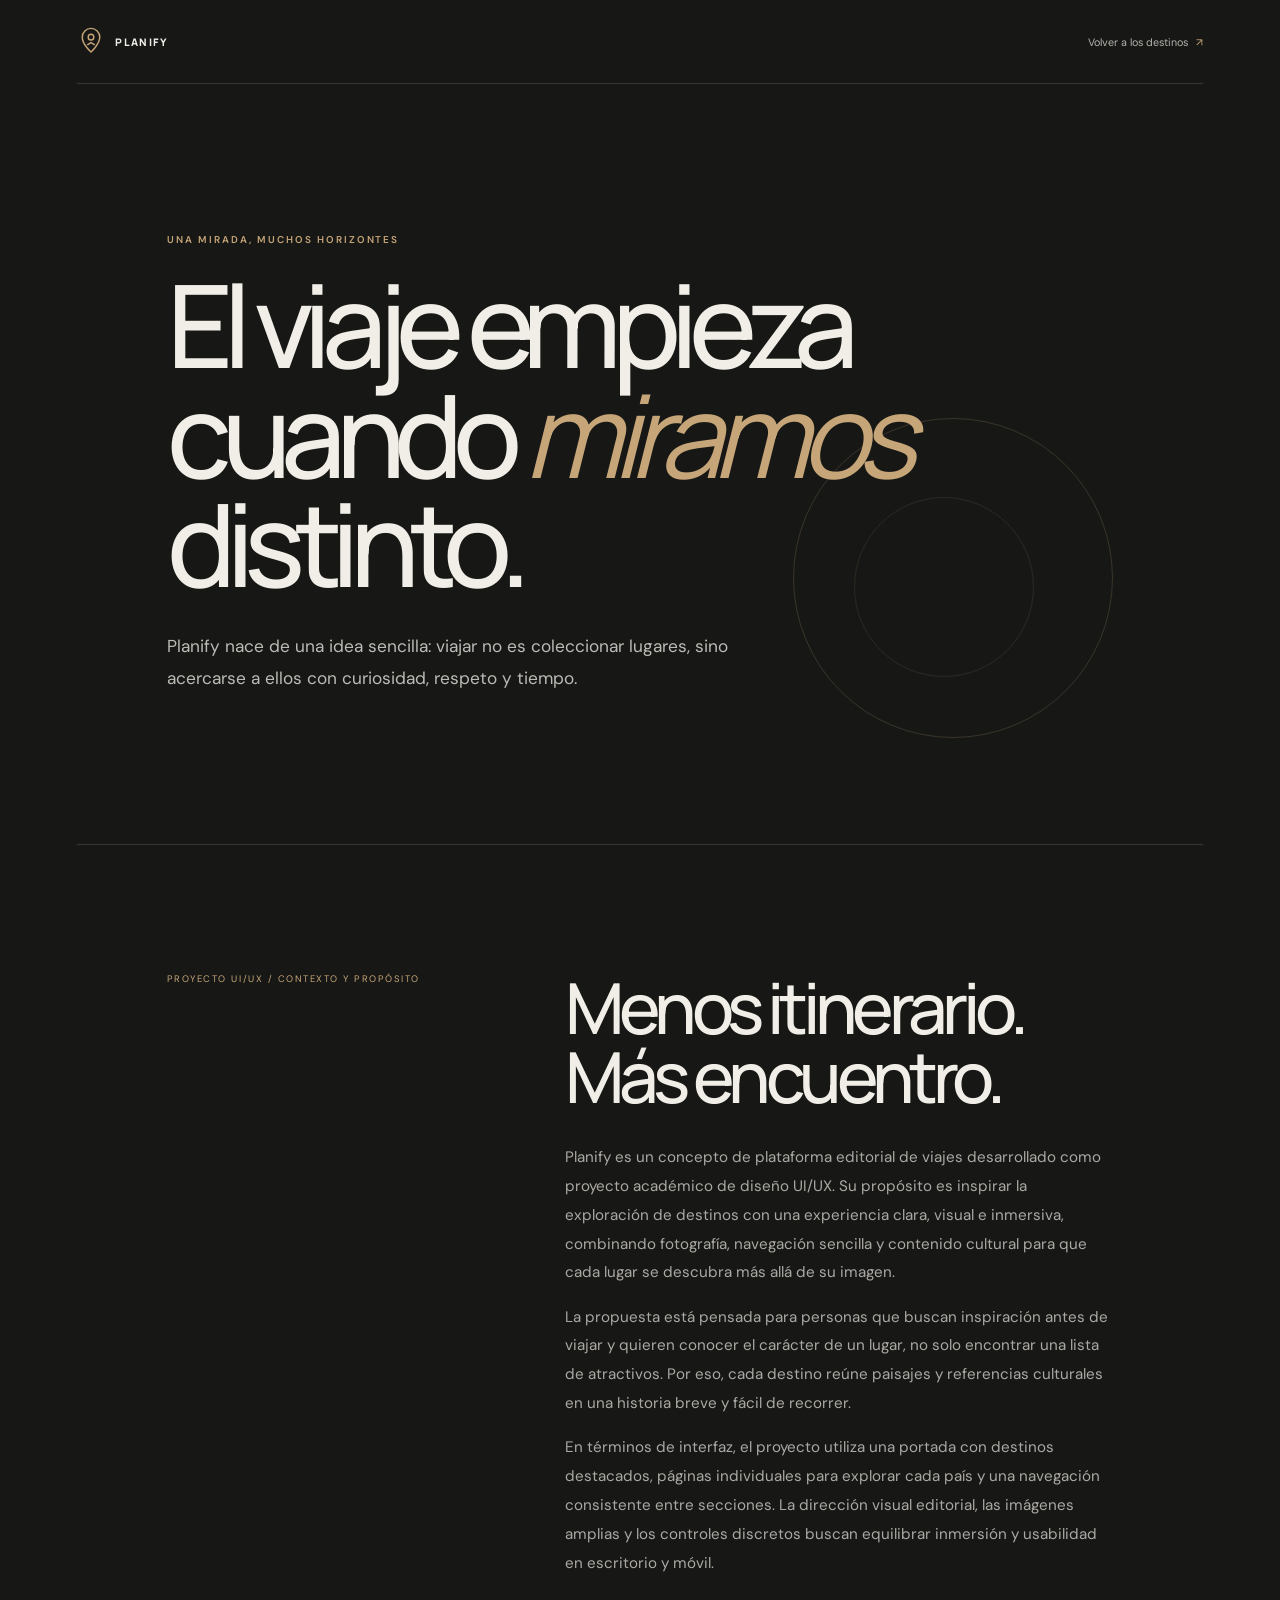
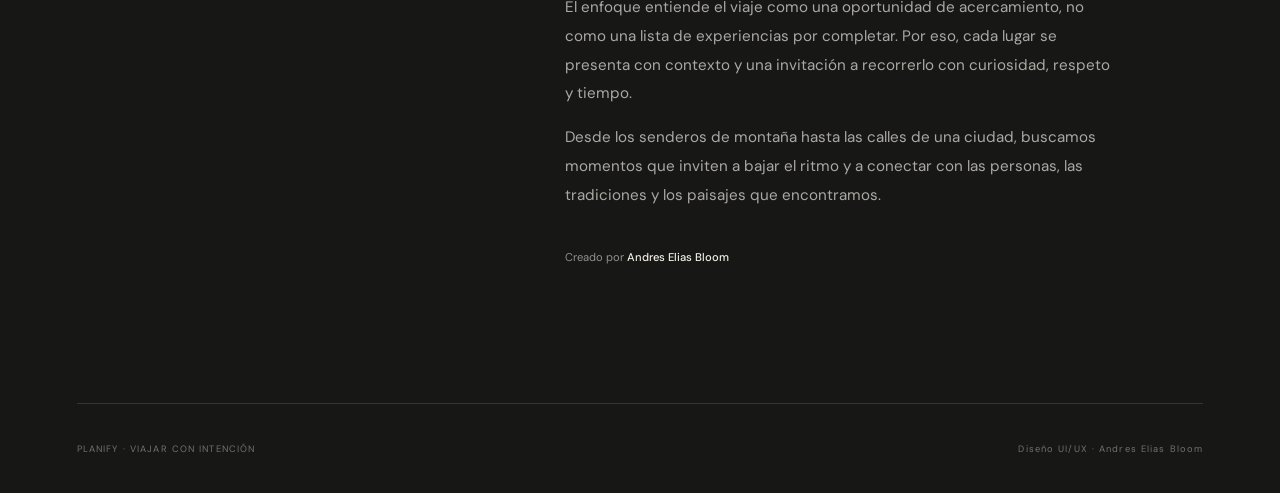
<file: about.html>
<!doctype html>
<html lang="es">
  <head>
    <meta charset="UTF-8" />
    <meta name="viewport" content="width=device-width, initial-scale=1.0" />
    <meta name="theme-color" content="#171816" />
    <meta
      name="description"
      content="Conoce la mirada detrás de Planify y nuestra forma consciente de descubrir el mundo."
    />
    <link rel="icon" type="image/svg+xml" href="favicon.svg" />
    <title>Sobre nosotros — Planify</title>
    <link rel="preconnect" href="https://fonts.googleapis.com" />
    <link rel="preconnect" href="https://fonts.gstatic.com" crossorigin />
    <link
      href="https://fonts.googleapis.com/css2?family=DM+Sans:wght@400;500;600;700&family=Manrope:wght@400;500;600;700;800&display=swap"
      rel="stylesheet"
    />
    <link rel="stylesheet" href="style.css" />
  </head>

  <body class="about-page">
    <header class="about-header">
      <a class="about-brand" href="index.html" aria-label="Planify, inicio">
        <span class="brand-symbol" aria-hidden="true">
          <svg viewBox="0 0 32 32" fill="none">
            <path d="M16 28s10-8.9 10-17a10 10 0 1 0-20 0c0 8.1 10 17 10 17Z" />
            <circle cx="16" cy="11" r="3.2" />
            <path d="m12.2 19.5 3.8-2.3 3.8 2.3" />
          </svg>
        </span>
        <span>PLANIFY</span>
      </a>
      <a class="about-back" href="index.html">Volver a los destinos <span aria-hidden="true">↗</span></a>
    </header>

    <main class="about-main">
      <section class="about-hero" aria-labelledby="about-title">
        <div class="about-orbit about-orbit--one" aria-hidden="true"></div>
        <div class="about-orbit about-orbit--two" aria-hidden="true"></div>
        <p class="about-eyebrow">UNA MIRADA, MUCHOS HORIZONTES</p>
        <h1 id="about-title">El viaje empieza<br />cuando <em>miramos</em> distinto.</h1>
        <p class="about-lede">
          Planify nace de una idea sencilla: viajar no es coleccionar lugares,
          sino acercarse a ellos con curiosidad, respeto y tiempo.
        </p>
      </section>

      <section class="about-story" id="about-story" aria-labelledby="about-story-title">
        <p class="about-story-index">PROYECTO UI/UX / CONTEXTO Y PROPÓSITO</p>
        <div>
          <h2 id="about-story-title">Menos itinerario.<br />Más encuentro.</h2>
          <p>
            Planify es un concepto de plataforma editorial de viajes desarrollado
            como proyecto académico de diseño UI/UX. Su propósito es inspirar la
            exploración de destinos con una experiencia clara, visual e inmersiva,
            combinando fotografía, navegación sencilla y contenido cultural para
            que cada lugar se descubra más allá de su imagen.
          </p>
          <p>
            La propuesta está pensada para personas que buscan inspiración antes
            de viajar y quieren conocer el carácter de un lugar, no solo encontrar
            una lista de atractivos. Por eso, cada destino reúne paisajes y
            referencias culturales en una historia breve y fácil de recorrer.
          </p>
          <p>
            En términos de interfaz, el proyecto utiliza una portada con destinos
            destacados, páginas individuales para explorar cada país y una
            navegación consistente entre secciones. La dirección visual editorial,
            las imágenes amplias y los controles discretos buscan equilibrar
            inmersión y usabilidad en escritorio y móvil.
          </p>
          <p>
            El enfoque entiende el viaje como una oportunidad de acercamiento,
            no como una lista de experiencias por completar. Por eso, cada lugar
            se presenta con contexto y una invitación a recorrerlo con curiosidad,
            respeto y tiempo.
          </p>
          <p>
            Desde los senderos de montaña hasta las calles de una ciudad,
            buscamos momentos que inviten a bajar el ritmo y a conectar con las
            personas, las tradiciones y los paisajes que encontramos.
          </p>
          <p class="about-signature">Creado por <strong>Andres Elias Bloom</strong></p>
        </div>
      </section>
    </main>

    <footer class="about-footer">
      <span>PLANIFY · VIAJAR CON INTENCIÓN</span>
      <span>Diseño UI/UX · Andres Elias Bloom</span>
    </footer>
  </body>
</html>
</file>
<file: style.css>
:root {
  color-scheme: light;
  --paper: #f5f6f4;
  --white: #fff;
  --ink: #101a3d;
  --muted: #778093;
  --blue: #1687d4;
  --sky: #dceefa;
  --hairline: rgba(16, 26, 61, 0.13);
  --display: "Manrope", sans-serif;
  --body: "DM Sans", sans-serif;
}

* {
  box-sizing: border-box;
}

html {
  scroll-behavior: smooth;
  background: var(--paper);
}

body {
  margin: 0;
  overflow-x: hidden;
  background: var(--paper);
  color: var(--ink);
  font-family: var(--body);
  -webkit-font-smoothing: antialiased;
}

::selection {
  color: var(--white);
  background: var(--blue);
}

a {
  color: inherit;
  text-decoration: none;
}

button,
a {
  -webkit-tap-highlight-color: transparent;
}

button:focus-visible,
a:focus-visible {
  outline: 2px solid var(--blue);
  outline-offset: 5px;
}

.site-header {
  position: relative;
  z-index: 10;
  background: var(--paper);
}

.announcement {
  display: flex;
  min-height: 34px;
  align-items: center;
  justify-content: space-between;
  padding: 0 6.1%;
  background: #2186ca;
  color: white;
  font-size: 0.67rem;
  letter-spacing: 0.015em;
}

.announcement strong {
  font-weight: 700;
}

.announcement-note {
  color: rgba(255, 255, 255, 0.76);
}

.nav-wrap {
  display: flex;
  width: min(100% - 12.2%, 1500px);
  min-height: 82px;
  align-items: center;
  justify-content: space-between;
  margin-inline: auto;
  border-bottom: 1px solid var(--hairline);
}

.brand {
  display: inline-flex;
  align-items: center;
  gap: 0.48rem;
  color: var(--ink);
  font-family: var(--display);
  font-size: 1.52rem;
  font-weight: 800;
  letter-spacing: -0.09em;
}

.brand-symbol {
  display: grid;
  width: 31px;
  height: 31px;
  place-items: center;
  color: var(--blue);
}

.brand-symbol svg {
  width: 100%;
  height: 100%;
  stroke: currentColor;
  stroke-linecap: round;
  stroke-linejoin: round;
  stroke-width: 1.65;
}

.main-nav {
  display: flex;
  align-items: center;
  gap: clamp(1.4rem, 3.2vw, 3.4rem);
  margin-left: auto;
  margin-right: clamp(2rem, 5vw, 5rem);
}

.main-nav a,
.nav-cta {
  font-size: 0.72rem;
  font-weight: 600;
}

.main-nav a {
  color: #596177;
  transition: color 180ms ease;
}

.main-nav a:hover {
  color: var(--blue);
}

.nav-cta {
  display: inline-flex;
  min-height: 42px;
  align-items: center;
  gap: 1.25rem;
  padding: 0 1rem;
  border: 1px solid rgba(16, 26, 61, 0.24);
  border-radius: 2px;
  transition:
    color 200ms ease,
    border-color 200ms ease,
    background 200ms ease;
}

.nav-cta:hover {
  border-color: var(--ink);
  background: var(--ink);
  color: var(--white);
}

.nav-cta svg,
.button svg {
  width: 17px;
  height: 17px;
  fill: none;
  stroke: currentColor;
  stroke-linecap: round;
  stroke-linejoin: round;
  stroke-width: 1.5;
}

.hero {
  position: relative;
  display: block;
  padding: clamp(1.35rem, 3vw, 2.8rem) 0 clamp(3.8rem, 7vw, 6.5rem);
  background:
    radial-gradient(ellipse at 50% 0%, rgba(22, 135, 212, 0.08), transparent 48%),
    var(--paper);
}

.hero-stage {
  position: relative;
  width: min(100% - 10%, 1500px);
  min-height: clamp(620px, calc(100svh - 145px), 840px);
  overflow: hidden;
  margin-inline: auto;
  background: #1687d4;
  box-shadow: 0 32px 90px rgba(16, 26, 61, 0.18);
  isolation: isolate;
}

.hero-photo {
  position: absolute;
  z-index: -2;
  inset: 2.6% 2.3% 19%;
  width: 95.4%;
  height: 78.4%;
  object-fit: cover;
  object-position: center 48%;
  opacity: 0;
  transform: scale(1.045);
  transition:
    opacity 900ms ease,
    transform 8s cubic-bezier(0.2, 0.65, 0.25, 1);
  will-change: opacity, transform;
}

.hero-photo.is-active {
  opacity: 1;
  transform: scale(1.1);
}

.hero-photo-shade {
  position: absolute;
  z-index: -1;
  inset: 2.6% 2.3% 19%;
  background:
    linear-gradient(90deg, rgba(5, 20, 45, 0.77) 0%, rgba(9, 28, 55, 0.48) 43%, rgba(8, 26, 47, 0.04) 78%),
    linear-gradient(0deg, rgba(7, 23, 46, 0.44), transparent 38%);
}

.hero-stage-topline {
  position: absolute;
  z-index: 5;
  top: 5.8%;
  right: 6.2%;
  left: 6.2%;
  display: flex;
  align-items: center;
  justify-content: space-between;
  color: rgba(255, 255, 255, 0.88);
}

.hero-brand-group {
  display: flex;
  align-items: center;
  gap: clamp(0.8rem, 2vw, 1.7rem);
}

.hero-stage-brand {
  display: inline-flex;
  align-items: center;
  gap: 0.6rem;
  color: white;
  font-family: var(--display);
  font-size: 0.65rem;
  font-weight: 800;
  letter-spacing: 0.13em;
}

.hero-about-link {
  padding-left: clamp(0.8rem, 1.6vw, 1.35rem);
  border-left: 1px solid rgba(255, 255, 255, 0.38);
  color: rgba(255, 255, 255, 0.82);
  font-family: var(--display);
  font-size: 0.65rem;
  font-weight: 800;
  letter-spacing: 0.13em;
  transition: color 180ms ease;
}

.hero-about-link:hover {
  color: #e8dec8;
}

.hero-stage-brand .brand-symbol {
  width: 30px;
  height: 30px;
  color: white;
}

.hero-brand-divider {
  padding-inline: 0.28rem;
  color: rgba(255, 255, 255, 0.52);
}

.hero-stage-note {
  font-size: 0.58rem;
  font-weight: 600;
  letter-spacing: 0.16em;
}

.hero-copy {
  position: absolute;
  z-index: 3;
  top: 32%;
  left: 8%;
  display: flex;
  width: min(45%, 650px);
  align-items: flex-start;
  flex-direction: column;
  justify-content: center;
  padding: 0;
}

.eyebrow {
  display: flex;
  align-items: center;
  gap: 0.6rem;
  margin: 0;
  color: #667188;
  font-size: 0.62rem;
  font-weight: 700;
  letter-spacing: 0.16em;
  text-transform: uppercase;
}

.eyebrow-dot {
  width: 6px;
  height: 6px;
  border-radius: 50%;
  background: var(--blue);
  box-shadow: 0 0 0 4px rgba(22, 135, 212, 0.1);
}

.hero h1 {
  margin: 1.2rem 0 1.15rem -0.06em;
  font-family: var(--display);
  font-size: clamp(4.5rem, 8.5vw, 8rem);
  font-weight: 700;
  letter-spacing: -0.095em;
  line-height: 0.89;
  color: white;
  text-shadow: 0 4px 36px rgba(5, 16, 38, 0.18);
}

.eyebrow-light {
  color: rgba(255, 255, 255, 0.82);
}

.eyebrow-light .eyebrow-dot {
  background: #78ceff;
  box-shadow: 0 0 0 4px rgba(120, 206, 255, 0.17);
}

.hero-intro {
  max-width: 440px;
  margin: 0;
  color: rgba(255, 255, 255, 0.83);
  font-size: clamp(0.88rem, 1vw, 1rem);
  line-height: 1.8;
}

.hero-actions {
  display: flex;
  align-items: center;
  gap: 1.35rem;
  margin-top: 1.7rem;
}

.button {
  display: inline-flex;
  min-height: 52px;
  align-items: center;
  justify-content: center;
  gap: 1.35rem;
  padding: 0 1.2rem;
  font-size: 0.73rem;
  font-weight: 600;
  transition:
    background 200ms ease,
    color 200ms ease,
    transform 200ms ease;
}

.button:hover {
  transform: translateY(-2px);
}

.button-primary {
  background: var(--blue);
  color: var(--white);
  box-shadow: 0 12px 35px rgba(6, 35, 72, 0.22);
}

.button-primary:hover {
  background: #0875be;
}

.text-link {
  color: #49546c;
  font-size: 0.72rem;
  font-weight: 600;
}

.text-link-light {
  color: rgba(255, 255, 255, 0.88);
}

.text-link span {
  margin-left: 0.35rem;
  color: #8fd4ff;
}

.hero-destination-stack {
  position: absolute;
  z-index: 4;
  top: 17%;
  right: 5.7%;
  width: min(44%, 620px);
  overflow: hidden;
  --destination-card-gap: 16px;
  mask-image: linear-gradient(
    90deg,
    transparent,
    #000 2.5%,
    #000 97.5%,
    transparent
  );
}

.hero-destination-track {
  display: flex;
  width: max-content;
  gap: var(--destination-card-gap);
  animation: destination-loop 30s linear infinite;
  will-change: transform;
}

.hero-destination-stack:hover .hero-destination-track,
.hero-destination-stack:focus-within .hero-destination-track {
  animation-play-state: paused;
}

.hero-destination-card {
  position: relative;
  display: block;
  width: clamp(185px, 17vw, 240px);
  height: clamp(210px, 22vw, 285px);
  overflow: hidden;
  flex: 0 0 auto;
  border: 1px solid rgba(255, 255, 255, 0.58);
  background: #274a68;
  box-shadow: 0 12px 32px rgba(8, 24, 49, 0.2);
  color: white;
}

.hero-destination-image,
.hero-destination-shade {
  position: absolute;
  inset: 0;
}

.hero-destination-image {
  width: 100%;
  height: 100%;
  object-fit: cover;
  transition: transform 700ms cubic-bezier(0.2, 0.65, 0.25, 1);
}

.hero-destination-card:hover .hero-destination-image {
  transform: scale(1.08);
}

.hero-destination-shade {
  background: linear-gradient(0deg, rgba(7, 18, 37, 0.88), rgba(7, 18, 37, 0.04) 75%);
}

.hero-destination-copy {
  position: absolute;
  right: 0.95rem;
  bottom: 0.9rem;
  left: 0.95rem;
  display: flex;
  align-items: end;
  flex-direction: column;
  gap: 0.15rem;
}

.hero-destination-copy strong {
  align-self: flex-start;
  font-family: var(--display);
  font-size: 1.45rem;
  font-weight: 600;
  letter-spacing: -0.06em;
}

.hero-destination-arrow {
  position: absolute;
  right: 0;
  bottom: 0;
  display: grid;
  width: 30px;
  height: 30px;
  place-items: center;
  border: 1px solid rgba(255, 255, 255, 0.58);
  border-radius: 50%;
  font-size: 0.82rem;
  transition:
    color 180ms ease,
    background 180ms ease,
    border-color 180ms ease,
    transform 180ms ease;
}

.hero-destination-card:hover .hero-destination-arrow {
  transform: translate(2px, -2px);
  border-color: white;
  background: white;
  color: var(--ink);
}

.hero-stage-footer {
  position: absolute;
  z-index: 4;
  right: 6.2%;
  bottom: 3.2%;
  left: 6.2%;
  display: flex;
  align-items: center;
  justify-content: space-between;
  color: rgba(255, 255, 255, 0.87);
}

.hero-stage-location {
  display: flex;
  align-items: center;
  gap: 0.6rem;
  font-size: 0.57rem;
  font-weight: 600;
  letter-spacing: 0.14em;
}

.hero-location-dot {
  width: 7px;
  height: 7px;
  border-radius: 50%;
  background: #8fd4ff;
  box-shadow: 0 0 0 4px rgba(143, 212, 255, 0.18);
}

@keyframes destination-loop {
  to {
    transform: translateX(calc(-50% - var(--destination-card-gap) / 2));
  }
}

@keyframes scenic-drift {
  to {
    transform: scale(1.1);
  }
}

.scroll-cue {
  position: absolute;
  z-index: 3;
  bottom: 1.5rem;
  left: 50%;
  display: flex;
  align-items: center;
  gap: 0.7rem;
  color: #667188;
  font-size: 0.57rem;
  letter-spacing: 0.15em;
  text-transform: uppercase;
  transform: translateX(-50%);
}

.scroll-cue-line {
  position: relative;
  width: 35px;
  height: 1px;
  overflow: hidden;
  background: rgba(16, 26, 61, 0.19);
}

.scroll-cue-line::after {
  position: absolute;
  inset: 0;
  background: var(--blue);
  content: "";
  animation: cue-sweep 1.8s ease-in-out infinite;
}

@keyframes cue-sweep {
  0% { transform: translateX(-100%); }
  100% { transform: translateX(100%); }
}

.section-pad {
  width: min(100% - 12.2%, 1500px);
  margin-inline: auto;
  padding-block: clamp(6rem, 11vw, 10.5rem);
}

.section-heading {
  display: flex;
  align-items: end;
  justify-content: space-between;
  gap: 2rem;
  margin-bottom: clamp(2.5rem, 5vw, 4.5rem);
}

.section-heading h2,
.inspiration-heading h2 {
  margin: 1.15rem 0 0;
  font-family: var(--display);
  font-size: clamp(3rem, 6.2vw, 6rem);
  font-weight: 500;
  letter-spacing: -0.085em;
  line-height: 0.97;
}

.section-aside {
  max-width: 280px;
  margin: 0 0 0.35rem;
  color: #778093;
  font-size: 0.83rem;
  line-height: 1.8;
}

.destination-grid {
  display: grid;
  grid-template-columns: 1.16fr 0.92fr 1fr;
  gap: clamp(0.8rem, 2vw, 1.7rem);
  align-items: start;
}

.destination-card {
  position: relative;
  min-height: clamp(410px, 46vw, 590px);
  overflow: hidden;
  background: #81919a;
  color: white;
  isolation: isolate;
}

.destination-card:nth-child(2) {
  margin-top: 4.6rem;
}

.destination-card:nth-child(3) {
  margin-top: 8.5rem;
}

.destination-photo {
  position: absolute;
  z-index: -2;
  inset: -5%;
  background-position: center;
  background-size: cover;
  transform: translate3d(0, var(--parallax-y, 0px), 0) scale(1.07);
  transition: transform 750ms cubic-bezier(0.2, 0.65, 0.25, 1);
  will-change: transform;
}

.destination-card:hover .destination-photo {
  transform: translate3d(0, var(--parallax-y, 0px), 0) scale(1.14);
}

.destination-card--japan .destination-photo {
  background-image: url("https://images.unsplash.com/photo-1493976040374-85c8e12f0c0e?auto=format&fit=crop&w=1200&q=85");
}

.destination-card--norway .destination-photo {
  background-image: url("https://thumb.wikimedia.org/wikipedia/commons/thumb/8/8c/A_Late_evening_view_to_Austnesfjorden_at_Sildpollnes_Church%2C_Austv%C3%A5g%C3%B8ya%2C_Lofoten%2C_Norway%2C_2015_April.jpg/1920px-A_Late_evening_view_to_Austnesfjorden_at_Sildpollnes_Church%2C_Austv%C3%A5g%C3%B8ya%2C_Lofoten%2C_Norway%2C_2015_April.jpg");
}

.destination-card--colombia .destination-photo {
  background-image: url("https://thumb.wikimedia.org/wikipedia/commons/thumb/c/c9/Valle_de_Cocora%2C_Colombia_01.jpg/1920px-Valle_de_Cocora%2C_Colombia_01.jpg");
}

.destination-image-credits {
  margin: 1rem 0 0;
  color: rgba(16, 26, 61, 0.55);
  font-size: 0.62rem;
  line-height: 1.8;
  text-align: right;
}

.destination-image-credits a {
  color: inherit;
  text-decoration-color: rgba(16, 26, 61, 0.28);
  text-underline-offset: 0.18em;
  transition: color 180ms ease;
}

.destination-image-credits a:hover {
  color: var(--blue);
}

.destination-card::after {
  position: absolute;
  z-index: -1;
  inset: 0;
  background: linear-gradient(180deg, rgba(12, 26, 42, 0.17), transparent 33%, rgba(8, 18, 32, 0.74));
  content: "";
  transition: opacity 300ms ease;
}

.destination-card:hover::after {
  opacity: 0.88;
}

.card-topline {
  position: absolute;
  top: 1.25rem;
  right: 1.25rem;
  left: 1.25rem;
  display: flex;
  align-items: center;
  justify-content: space-between;
  color: rgba(255, 255, 255, 0.83);
  font-size: 0.57rem;
  font-weight: 600;
  letter-spacing: 0.14em;
}

.card-topline span:last-child {
  font-size: 0.9rem;
  transition: transform 200ms ease;
}

.destination-card:hover .card-topline span:last-child {
  transform: translate(2px, -2px);
}

.destination-info {
  position: absolute;
  right: 1.5rem;
  bottom: 1.55rem;
  left: 1.5rem;
}

.destination-type {
  color: rgba(255, 255, 255, 0.76);
  font-size: 0.64rem;
  letter-spacing: 0.08em;
}

.destination-info h3 {
  margin: 0.65rem 0 1.5rem;
  font-family: var(--display);
  font-size: clamp(2.5rem, 4vw, 4.3rem);
  font-weight: 500;
  letter-spacing: -0.08em;
  line-height: 0.93;
}

.card-discover {
  display: flex;
  align-items: center;
  justify-content: space-between;
  padding-top: 0.95rem;
  border-top: 1px solid rgba(255, 255, 255, 0.4);
  color: rgba(255, 255, 255, 0.9);
  font-size: 0.67rem;
  transition: color 200ms ease;
}

.destination-card:hover .card-discover {
  color: white;
}

.card-discover span {
  color: #bde4ff;
  font-size: 1rem;
  transition: transform 200ms ease;
}

.destination-card:hover .card-discover span {
  transform: translateX(4px);
}

.country-experience[hidden] {
  display: none;
}

.country-experience {
  --flag-one: #1687d4;
  --flag-two: #fff;
  --flag-three: #e6233c;
  position: relative;
  overflow: hidden;
  background: #101a3d;
  color: #f6f8fc;
  isolation: isolate;
}

.country-experience[data-country="norway"] {
  --flag-one: #d91f3d;
  --flag-two: #fff;
  --flag-three: #183d92;
}

.country-experience[data-country="colombia"] {
  --flag-one: #fbd32f;
  --flag-two: #173f9b;
  --flag-three: #d72535;
}

.flag-ribbon {
  display: grid;
  height: 13px;
  grid-template-columns: 1fr 1fr 1fr;
  background: var(--flag-one);
}

.flag-ribbon::before,
.flag-ribbon::after {
  background: var(--flag-two);
  content: "";
}

.flag-ribbon::after {
  background: var(--flag-three);
}

.country-experience[data-country="norway"] .flag-ribbon {
  background:
    linear-gradient(90deg, transparent 0 44%, #fff 44% 56%, transparent 56%),
    linear-gradient(transparent 0 34%, #fff 34% 66%, transparent 66%),
    var(--flag-one);
}

.country-experience[data-country="norway"] .flag-ribbon::before,
.country-experience[data-country="norway"] .flag-ribbon::after {
  display: none;
}

.country-experience[data-country="colombia"] .flag-ribbon {
  display: block;
  background: linear-gradient(
    to bottom,
    var(--flag-one) 0 50%,
    var(--flag-two) 50% 75%,
    var(--flag-three) 75% 100%
  );
}

.country-experience[data-country="colombia"] .flag-ribbon::before,
.country-experience[data-country="colombia"] .flag-ribbon::after {
  display: none;
}

.country-shell {
  width: min(100% - 12.2%, 1500px);
  margin-inline: auto;
}

.country-toolbar {
  display: grid;
  min-height: 76px;
  grid-template-columns: 1fr auto 1fr;
  align-items: center;
  border-bottom: 1px solid rgba(255, 255, 255, 0.14);
}

.back-link,
.country-arrow {
  display: inline-flex;
  min-height: 40px;
  align-items: center;
  justify-content: center;
  border: 1px solid rgba(255, 255, 255, 0.25);
  background: transparent;
  color: #f6f8fc;
  cursor: pointer;
  font: inherit;
  transition:
    background 200ms ease,
    border-color 200ms ease,
    transform 200ms ease;
}

.back-link {
  justify-self: start;
  gap: 0.75rem;
  padding: 0 0.9rem;
  font-size: 0.69rem;
}

.back-link:hover,
.country-arrow:hover {
  transform: translateY(-2px);
  border-color: #70c4f3;
  background: rgba(112, 196, 243, 0.13);
}

.back-link span {
  color: #89cdf4;
  font-size: 1rem;
}

.country-controls {
  display: flex;
  justify-self: end;
  gap: 0.45rem;
}

.country-arrow {
  width: 40px;
  font-size: 1rem;
}

.country-content {
  display: grid;
  min-height: 690px;
  grid-template-columns: minmax(0, 1.13fr) minmax(280px, 0.87fr);
  gap: clamp(2.5rem, 6vw, 6rem);
  align-items: center;
  padding-block: clamp(3rem, 6vw, 5.5rem);
  opacity: 1;
  transform: translate3d(0, 0, 0);
}

.country-content.is-changing {
  opacity: 0;
  transform: translate3d(24px, 0, 0);
  transition:
    opacity 200ms ease,
    transform 200ms ease;
}

.country-content.is-changing-reverse {
  opacity: 0;
  transform: translate3d(-24px, 0, 0);
  transition:
    opacity 200ms ease,
    transform 200ms ease;
}

.country-content.is-entering {
  animation: country-enter 650ms cubic-bezier(0.2, 0.65, 0.25, 1) both;
}

.country-content.is-entering-reverse {
  animation: country-enter-reverse 650ms cubic-bezier(0.2, 0.65, 0.25, 1) both;
}

@keyframes country-enter {
  from {
    opacity: 0;
    transform: translate3d(0, 28px, 0);
  }
  to {
    opacity: 1;
    transform: translate3d(0, 0, 0);
  }
}

@keyframes country-enter-reverse {
  from {
    opacity: 0;
    transform: translate3d(-28px, 0, 0);
  }
  to {
    opacity: 1;
    transform: translate3d(0, 0, 0);
  }
}

.country-overview {
  min-width: 0;
}

.country-title-block {
  margin-bottom: 2.25rem;
}

.country-experience .eyebrow {
  color: rgba(235, 241, 251, 0.62);
}

.country-experience .eyebrow-dot {
  background: #7ac9f6;
  box-shadow: 0 0 0 4px rgba(122, 201, 246, 0.12);
}

.country-title-block h2 {
  margin: 0.85rem 0 0.5rem;
  font-family: var(--display);
  font-size: clamp(3.8rem, 7vw, 7rem);
  font-weight: 500;
  letter-spacing: -0.09em;
  line-height: 0.94;
}

.country-intro {
  max-width: 570px;
  margin: 0;
  color: rgba(235, 241, 251, 0.69);
  font-size: 0.84rem;
  line-height: 1.8;
}

.country-facts {
  display: grid;
  grid-template-columns: repeat(3, minmax(0, 1fr));
  margin-bottom: 1.4rem;
  border-block: 1px solid rgba(255, 255, 255, 0.18);
}

.country-fact {
  display: grid;
  min-height: 84px;
  align-content: center;
  gap: 0.5rem;
  padding-inline: 0.9rem;
  border-right: 1px solid rgba(255, 255, 255, 0.14);
}

.country-fact:first-child {
  padding-left: 0;
}

.country-fact:last-child {
  border-right: 0;
}

.fact-label {
  color: rgba(235, 241, 251, 0.54);
  font-size: 0.57rem;
  letter-spacing: 0.13em;
  text-transform: uppercase;
}

.country-fact strong {
  font-size: 0.84rem;
  font-weight: 600;
}

.country-fact .flag-display {
  font-size: 1.12rem;
  line-height: 1;
}

.country-map {
  overflow: hidden;
  border: 1px solid rgba(255, 255, 255, 0.18);
  background: #e9f1f2;
  color: var(--ink);
}

.map-art {
  position: relative;
  min-height: 185px;
  overflow: hidden;
  background:
    radial-gradient(ellipse at 53% 42%, rgba(119, 182, 165, 0.33), transparent 34%),
    radial-gradient(ellipse at 30% 65%, rgba(132, 183, 163, 0.31), transparent 37%),
    linear-gradient(135deg, #d9e9ee, #c6dde4 56%, #d8e7e8);
  isolation: isolate;
}

.map-art::before,
.map-art::after {
  position: absolute;
  z-index: -1;
  width: 70%;
  height: 125%;
  border: 1px solid rgba(45, 111, 116, 0.26);
  border-radius: 47% 53% 35% 65% / 55% 42% 58% 45%;
  content: "";
  transform: rotate(-28deg);
}

.map-art::before {
  top: -40%;
  left: 16%;
}

.map-art::after {
  top: -22%;
  left: 24%;
  width: 59%;
  height: 120%;
  border-color: rgba(45, 111, 116, 0.18);
  transform: rotate(25deg);
}

.map-grid {
  position: absolute;
  inset: 0;
  z-index: -1;
  opacity: 0.35;
  background-image:
    linear-gradient(rgba(47, 104, 115, 0.16) 1px, transparent 1px),
    linear-gradient(90deg, rgba(47, 104, 115, 0.16) 1px, transparent 1px);
  background-size: 38px 38px;
}

.map-contour {
  position: absolute;
  width: 36%;
  height: 35%;
  border: 1px solid rgba(52, 116, 104, 0.28);
  border-radius: 46% 54% 63% 37%;
  transform: rotate(-21deg);
}

.map-contour--one {
  top: 21%;
  left: 8%;
}

.map-contour--two {
  top: 43%;
  left: 44%;
  width: 43%;
  height: 30%;
  transform: rotate(12deg);
}

.map-contour--three {
  top: 5%;
  left: 62%;
  width: 30%;
  height: 28%;
  transform: rotate(-42deg);
}

.country-experience[data-country="japan"] .map-art {
  background:
    radial-gradient(ellipse at 54% 44%, rgba(95, 155, 169, 0.38), transparent 31%),
    linear-gradient(135deg, #d9e9ed, #c6dce3 58%, #e2eeef);
}

.country-experience[data-country="norway"] .map-art {
  background:
    radial-gradient(ellipse at 55% 30%, rgba(135, 174, 143, 0.38), transparent 34%),
    linear-gradient(135deg, #dce9eb, #bfd6dd 58%, #e0eceb);
}

.country-experience[data-country="colombia"] .map-art {
  background:
    radial-gradient(ellipse at 52% 58%, rgba(211, 184, 113, 0.3), transparent 32%),
    linear-gradient(135deg, #dce8e7, #c7dedb 58%, #e8e9d8);
}

.map-pin {
  position: absolute;
  top: 42%;
  left: 52%;
  display: grid;
  width: 37px;
  height: 37px;
  place-items: center;
  border: 1px solid rgba(16, 26, 61, 0.13);
  border-radius: 50%;
  background: rgba(255, 255, 255, 0.9);
  color: var(--blue);
  box-shadow: 0 5px 16px rgba(16, 26, 61, 0.16);
  animation: pin-float 3s ease-in-out infinite;
}

.map-pin svg {
  width: 21px;
  height: 21px;
  stroke: currentColor;
  stroke-linecap: round;
  stroke-linejoin: round;
  stroke-width: 1.6;
}

@keyframes pin-float {
  0%, 100% { transform: translateY(0); }
  50% { transform: translateY(-5px); }
}

.map-label {
  position: absolute;
  top: calc(42% + 43px);
  left: calc(52% + 2px);
  color: #1b3850;
  font-size: 0.55rem;
  font-weight: 700;
  letter-spacing: 0.12em;
}

.map-coordinates {
  position: absolute;
  right: 0.8rem;
  bottom: 0.7rem;
  color: #4f6d79;
  font-size: 0.54rem;
  letter-spacing: 0.05em;
}

.map-footer {
  display: flex;
  min-height: 36px;
  align-items: center;
  justify-content: space-between;
  padding-inline: 0.85rem;
  border-top: 1px solid rgba(16, 26, 61, 0.12);
  background: rgba(255, 255, 255, 0.68);
  color: #405369;
  font-size: 0.55rem;
}

.map-footer span:last-child {
  color: #718294;
  font-size: 0.5rem;
  letter-spacing: 0.09em;
}

.country-weather {
  margin-top: 1.55rem;
}

.weather-heading {
  display: flex;
  align-items: end;
  justify-content: space-between;
  gap: 1rem;
  margin-bottom: 0.8rem;
}

.weather-heading h3 {
  margin: 0.55rem 0 0;
  font-family: var(--display);
  font-size: 1.2rem;
  font-weight: 600;
  letter-spacing: -0.05em;
}

.weather-note {
  padding-bottom: 0.15rem;
  color: rgba(235, 241, 251, 0.48);
  font-size: 0.56rem;
}

.weather-grid {
  display: grid;
  grid-template-columns: repeat(3, minmax(0, 1fr));
  gap: 0.65rem;
}

.weather-card {
  display: grid;
  min-height: 93px;
  align-content: center;
  justify-items: start;
  gap: 0.22rem;
  padding: 0.7rem;
  border: 1px solid rgba(255, 255, 255, 0.16);
  background: rgba(255, 255, 255, 0.055);
  transition:
    transform 220ms ease,
    background 220ms ease,
    border-color 220ms ease;
}

.weather-card:hover {
  transform: translateY(-3px);
  border-color: rgba(122, 201, 246, 0.42);
  background: rgba(255, 255, 255, 0.09);
}

.weather-symbol {
  color: #80cef5;
  font-size: 1.2rem;
  line-height: 1;
}

.wind-symbol {
  display: inline-block;
  font-size: 1.55rem;
  transform: rotate(-20deg);
}

.weather-label {
  color: rgba(235, 241, 251, 0.52);
  font-size: 0.53rem;
}

.weather-card strong {
  font-size: 0.66rem;
  font-weight: 600;
}

.country-visual {
  position: sticky;
  top: 2rem;
  min-height: 590px;
  overflow: hidden;
  align-self: stretch;
  background-color: #24394c;
  background-image: var(--country-image);
  background-position: center;
  background-size: cover;
  box-shadow: 0 26px 70px rgba(0, 0, 0, 0.2);
  isolation: isolate;
}

.country-visual-shade {
  position: absolute;
  z-index: -1;
  inset: 0;
  background: linear-gradient(180deg, rgba(9, 22, 40, 0.04) 35%, rgba(9, 22, 40, 0.68));
}

.visual-kicker {
  position: absolute;
  top: 1.25rem;
  left: 1.25rem;
  padding: 0.55rem 0.7rem;
  border: 1px solid rgba(255, 255, 255, 0.45);
  background: rgba(13, 30, 51, 0.2);
  color: white;
  font-size: 0.52rem;
  letter-spacing: 0.15em;
  backdrop-filter: blur(10px);
}

.country-visual-caption {
  position: absolute;
  right: 1.4rem;
  bottom: 1.4rem;
  left: 1.4rem;
  display: flex;
  align-items: end;
  justify-content: space-between;
  gap: 1rem;
  color: white;
}

.country-visual-caption span:first-child {
  font-family: var(--display);
  font-size: clamp(2rem, 3.2vw, 3.4rem);
  font-weight: 500;
  letter-spacing: -0.07em;
}

.country-visual-caption span:last-child {
  padding-bottom: 0.55rem;
  color: rgba(255, 255, 255, 0.77);
  font-size: 0.56rem;
  letter-spacing: 0.08em;
}

.country-bottom {
  display: flex;
  min-height: 54px;
  align-items: center;
  justify-content: space-between;
  border-top: 1px solid rgba(255, 255, 255, 0.15);
  color: rgba(246, 248, 252, 0.51);
  font-size: 0.53rem;
  letter-spacing: 0.13em;
}

.country-bottom span:last-child {
  color: rgba(246, 248, 252, 0.74);
}

.country-bottom span:last-child span {
  color: #84c9f1;
}

.manifesto {
  position: relative;
  display: flex;
  min-height: clamp(650px, 77vw, 910px);
  align-items: center;
  overflow: hidden;
  background: #283a4a;
  color: white;
  isolation: isolate;
}

.manifesto-image,
.manifesto-overlay {
  position: absolute;
  inset: 0;
}

.manifesto-image {
  z-index: -2;
  background-image: url("https://images.unsplash.com/photo-1464822759023-fed622ff2c3b?auto=format&fit=crop&w=2200&q=90");
  background-position: center 54%;
  background-size: cover;
  transform: translate3d(0, var(--parallax-y, 0px), 0) scale(1.08);
  will-change: transform;
}

.manifesto-overlay {
  z-index: -1;
  background:
    linear-gradient(90deg, rgba(12, 25, 42, 0.84) 0%, rgba(12, 25, 42, 0.52) 49%, rgba(12, 25, 42, 0.11) 100%),
    linear-gradient(0deg, rgba(12, 25, 42, 0.24), transparent 55%);
}

.manifesto-content {
  width: min(100% - 12.2%, 1500px);
  margin-inline: auto;
  padding-block: 7rem;
}

.eyebrow-light {
  color: rgba(255, 255, 255, 0.75);
}

.manifesto h2 {
  margin: 1.8rem 0 1.6rem;
  font-family: var(--display);
  font-size: clamp(4rem, 8.4vw, 8.8rem);
  font-weight: 500;
  letter-spacing: -0.09em;
  line-height: 0.88;
}

.manifesto h2 em {
  color: #a9dafa;
  font-weight: 400;
}

.manifesto-description {
  max-width: 405px;
  margin: 0;
  color: rgba(255, 255, 255, 0.77);
  font-size: 0.87rem;
  line-height: 1.9;
}

.manifesto-signature {
  display: inline-block;
  margin-top: 1.7rem;
  padding-top: 0.8rem;
  border-top: 1px solid rgba(255, 255, 255, 0.5);
  color: rgba(255, 255, 255, 0.88);
  font-size: 0.63rem;
  letter-spacing: 0.13em;
  text-transform: uppercase;
}

.manifesto-index {
  position: absolute;
  right: 6.1%;
  bottom: 2.2rem;
  color: rgba(255, 255, 255, 0.66);
  font-size: 0.58rem;
  letter-spacing: 0.14em;
}

.inspiration-heading {
  display: flex;
  align-items: end;
  justify-content: space-between;
  gap: 2rem;
  margin-bottom: 4rem;
}

.inspiration-heading h2 span {
  color: var(--blue);
}

.inspiration-heading > p {
  max-width: 300px;
  margin: 0 0 0.3rem;
  color: #778093;
  font-size: 0.82rem;
  line-height: 1.85;
}

.gallery {
  position: relative;
  min-height: clamp(650px, 78vw, 990px);
}

.gallery-image {
  position: absolute;
  overflow: hidden;
  margin: 0;
  background: #d5dfe2;
}

.gallery-image img {
  display: block;
  width: 100%;
  height: calc(100% + 70px);
  object-fit: cover;
  transform: translate3d(0, var(--parallax-y, 0px), 0) scale(1.05);
  will-change: transform;
}

.gallery-image::after {
  position: absolute;
  inset: 50% 0 0;
  background: linear-gradient(transparent, rgba(8, 19, 35, 0.48));
  content: "";
  pointer-events: none;
}

.gallery-image figcaption {
  position: absolute;
  z-index: 1;
  right: 1.2rem;
  bottom: 1rem;
  left: 1.2rem;
  color: white;
  font-size: 0.62rem;
  letter-spacing: 0.04em;
}

.gallery-image figcaption span {
  margin-right: 0.65rem;
  color: #bde4ff;
  font-size: 0.55rem;
}

.gallery-image--one {
  top: 0;
  left: 3%;
  width: 54%;
  height: 61%;
}

.gallery-image--two {
  z-index: 2;
  top: 22%;
  right: 5%;
  width: 34%;
  height: 49%;
}

.gallery-image--three {
  z-index: 3;
  bottom: 0;
  left: 24%;
  width: 42%;
  height: 35%;
}

.gallery-stamp {
  position: absolute;
  z-index: 4;
  top: 8%;
  right: 10%;
  display: grid;
  width: 66px;
  justify-items: center;
  color: var(--blue);
  font-family: var(--display);
  font-size: 0.59rem;
  font-weight: 800;
  letter-spacing: 0.24em;
}

.gallery-stamp svg {
  width: 54px;
  margin-top: 0.35rem;
  stroke: currentColor;
  stroke-linecap: round;
  stroke-linejoin: round;
  stroke-width: 1.1;
}

.closing {
  position: relative;
  overflow: hidden;
  padding: clamp(6.5rem, 13vw, 12rem) 1.5rem;
  background: #e7f2f8;
  text-align: center;
  isolation: isolate;
}

.closing-orb {
  position: absolute;
  z-index: -1;
  top: 50%;
  left: 50%;
  width: min(68vw, 760px);
  aspect-ratio: 1;
  border-radius: 50%;
  background: radial-gradient(circle, rgba(162, 213, 241, 0.48), rgba(204, 231, 246, 0.12) 60%, transparent 72%);
  transform: translate(-50%, -50%);
}

.closing-content {
  position: relative;
}

.closing .eyebrow {
  justify-content: center;
}

.closing h2 {
  margin: 1.5rem 0 2rem;
  font-family: var(--display);
  font-size: clamp(3.6rem, 8vw, 8rem);
  font-weight: 500;
  letter-spacing: -0.09em;
  line-height: 0.91;
}

.closing h2 span {
  color: var(--blue);
}

.button-dark {
  background: var(--ink);
  color: white;
}

.button-dark:hover {
  background: var(--blue);
}

.site-footer {
  padding: 2.5rem 6.1% 1.2rem;
  background: var(--ink);
  color: white;
}

.footer-main {
  display: flex;
  align-items: center;
  justify-content: space-between;
  padding-bottom: 2.1rem;
}

.footer-brand {
  color: white;
}

.footer-note {
  margin: 0;
  color: rgba(255, 255, 255, 0.61);
  font-size: 0.72rem;
  line-height: 1.7;
}

.back-top {
  display: flex;
  align-items: center;
  gap: 0.9rem;
  color: rgba(255, 255, 255, 0.8);
  font-size: 0.68rem;
}

.back-top span {
  color: #79c6f4;
  font-size: 1rem;
}

.footer-bottom {
  display: flex;
  justify-content: space-between;
  gap: 1rem;
  padding-top: 1rem;
  border-top: 1px solid rgba(255, 255, 255, 0.16);
  color: rgba(255, 255, 255, 0.48);
  font-size: 0.59rem;
}

.footer-bottom strong {
  color: rgba(255, 255, 255, 0.78);
  font-weight: 500;
}

[data-reveal] {
  opacity: 1;
  transform: none;
}

.js [data-reveal]:not(.is-visible) {
  opacity: 0;
  transform: translate3d(0, 24px, 0);
  transition:
    opacity 800ms cubic-bezier(0.2, 0.65, 0.25, 1),
    transform 800ms cubic-bezier(0.2, 0.65, 0.25, 1);
}

.js [data-reveal].is-visible {
  opacity: 1;
  transform: translate3d(0, 0, 0);
}

.destination-card[data-reveal] .destination-photo,
.gallery-image[data-reveal] img {
  transition:
    transform 850ms cubic-bezier(0.2, 0.65, 0.25, 1),
    opacity 850ms ease;
}

@media (min-width: 1500px) {
  .hero-stage {
    width: min(100% - 10%, 1500px);
  }
}

@media (max-width: 900px) {
  .nav-wrap,
  .section-pad,
  .manifesto-content {
    width: min(100% - 8%, 1500px);
  }

  .nav-wrap {
    min-height: 72px;
  }

  .hero {
    padding-block: 1.8rem 5rem;
  }

  .hero-stage {
    width: 92%;
    min-height: 680px;
  }

  .hero-copy {
    top: 31%;
    left: 7%;
    width: 47%;
    padding: 0;
  }

  .hero h1 {
    font-size: clamp(4.5rem, 8.5vw, 7.2rem);
  }

  .hero-destination-stack {
    top: 17%;
    right: 5%;
    width: 45%;
    --destination-card-gap: 14px;
  }

  .hero-destination-card {
    width: 200px;
    height: 230px;
  }

  .hero-stage-footer {
    right: 5%;
    left: 5%;
  }

  .scroll-cue {
    bottom: 0.9rem;
  }

  .destination-card {
    min-height: 460px;
  }

  .destination-card:nth-child(2) {
    margin-top: 3rem;
  }

  .destination-card:nth-child(3) {
    margin-top: 6rem;
  }

  .country-shell {
    width: min(100% - 8%, 1500px);
  }

  .country-content {
    grid-template-columns: minmax(0, 1fr) minmax(250px, 0.75fr);
    gap: 2rem;
  }

  .country-visual {
    min-height: 520px;
  }
}

@media (max-width: 650px) {
  .announcement {
    min-height: 31px;
    padding-inline: 5%;
    font-size: 0.61rem;
  }

  .announcement-note {
    display: none;
  }

  .nav-wrap {
    width: 90%;
    min-height: 68px;
  }

  .brand {
    font-size: 1.38rem;
  }

  .brand-symbol {
    width: 27px;
    height: 27px;
  }

  .main-nav {
    gap: 1rem;
    margin: 0 0.6rem 0 auto;
  }

  .main-nav a {
    font-size: 0.62rem;
  }

  .main-nav a:last-child {
    display: none;
  }

  .nav-cta {
    min-height: 36px;
    gap: 0.4rem;
    padding-inline: 0.6rem;
    font-size: 0.61rem;
  }

  .nav-cta svg {
    width: 14px;
  }

  .hero {
    display: block;
    min-height: initial;
    padding: 0 0 4rem;
  }

  .hero-stage {
    width: 92%;
    min-height: 760px;
    height: min(840px, calc(100svh - 125px));
  }

  .hero-copy {
    top: 21%;
    left: 7%;
    width: 86%;
    justify-content: flex-start;
    padding: 0;
  }

  .hero h1 {
    margin-top: 1rem;
    font-size: clamp(4.1rem, 15vw, 5.9rem);
  }

  .hero-intro {
    max-width: 390px;
    font-size: 0.84rem;
  }

  .hero-actions {
    flex-wrap: wrap;
    gap: 0.8rem 1rem;
    margin-top: 1.25rem;
  }

  .hero-stage-topline {
    top: 3.5%;
    right: 6%;
    left: 6%;
  }

  .hero-stage-brand {
    gap: 0.4rem;
    font-size: 0.54rem;
    letter-spacing: 0.1em;
  }

  .hero-stage-brand .brand-symbol {
    width: 25px;
    height: 25px;
  }

  .hero-photo,
  .hero-photo-shade {
    inset: 1.8% 2% 22%;
    width: 96%;
    height: 76.2%;
  }

  .hero-photo-shade {
    background:
      linear-gradient(90deg, rgba(5, 20, 45, 0.73), rgba(9, 28, 55, 0.28) 70%),
      linear-gradient(0deg, rgba(7, 23, 46, 0.48), transparent 48%);
  }

  .hero-destination-stack {
    top: auto;
    right: 4%;
    left: 4%;
    bottom: 11%;
    width: auto;
    --destination-card-gap: 12px;
  }

  .hero-destination-card {
    width: 176px;
    height: 136px;
  }

  .hero-destination-copy strong {
    font-size: 1.24rem;
  }

  .hero-stage-footer {
    right: 6%;
    bottom: 3.5%;
    left: 6%;
  }

  .hero-stage-location {
    font-size: 0.51rem;
    letter-spacing: 0.1em;
  }

  .hero-stage-note {
    display: none;
  }

  .scroll-cue {
    bottom: 1.25rem;
  }

  .section-pad,
  .manifesto-content {
    width: 86%;
  }

  .section-pad {
    padding-block: 5.5rem;
  }

  .section-heading,
  .inspiration-heading {
    display: block;
    margin-bottom: 2.4rem;
  }

  .section-heading h2,
  .inspiration-heading h2 {
    font-size: clamp(3.4rem, 13vw, 5rem);
  }

  .section-aside,
  .inspiration-heading > p {
    max-width: 340px;
    margin-top: 1.3rem;
    font-size: 0.79rem;
  }

  .destination-grid {
    grid-template-columns: 1fr 1fr;
    gap: 0.75rem;
  }

  .destination-card {
    min-height: 380px;
  }

  .destination-card:first-child {
    grid-column: 1 / -1;
    min-height: 470px;
  }

  .destination-card:nth-child(2),
  .destination-card:nth-child(3) {
    min-height: 340px;
    margin-top: 0;
  }

  .country-shell {
    width: 86%;
  }

  .country-toolbar {
    min-height: 66px;
    grid-template-columns: 1fr auto;
  }

  .country-controls {
    grid-column: 2;
    grid-row: 1;
  }

  .country-content {
    display: flex;
    min-height: 0;
    flex-direction: column;
    align-items: stretch;
    gap: 2rem;
    padding-block: 2.5rem 2rem;
  }

  .country-visual {
    position: relative;
    top: auto;
    order: -1;
    min-height: 420px;
    flex: none;
  }

  .country-title-block h2 {
    font-size: clamp(4.2rem, 17vw, 6rem);
  }

  .country-fact {
    min-height: 75px;
    padding-inline: 0.65rem;
  }

  .map-art {
    min-height: 170px;
  }

  .country-bottom {
    min-height: 50px;
    gap: 1rem;
    font-size: 0.48rem;
  }

  .destination-info {
    right: 1rem;
    bottom: 1.1rem;
    left: 1rem;
  }

  .destination-info h3 {
    font-size: clamp(2.2rem, 8vw, 3.2rem);
  }

  .destination-type,
  .card-discover {
    font-size: 0.58rem;
  }

  .manifesto {
    min-height: 720px;
    align-items: flex-end;
  }

  .manifesto-image {
    background-position: 58% center;
  }

  .manifesto-overlay {
    background:
      linear-gradient(0deg, rgba(12, 25, 42, 0.84), rgba(12, 25, 42, 0.3) 72%, rgba(12, 25, 42, 0.08)),
      linear-gradient(90deg, rgba(12, 25, 42, 0.15), transparent);
  }

  .manifesto-content {
    padding-block: 5rem 5.5rem;
  }

  .manifesto h2 {
    font-size: clamp(4rem, 15vw, 6.5rem);
  }

  .manifesto-description {
    max-width: 390px;
    font-size: 0.81rem;
  }

  .inspiration-heading {
    margin-bottom: 2rem;
  }

  .gallery {
    min-height: 640px;
  }

  .gallery-image--one {
    top: 0;
    left: 0;
    width: 74%;
    height: 49%;
  }

  .gallery-image--two {
    top: 25%;
    right: 0;
    width: 58%;
    height: 41%;
  }

  .gallery-image--three {
    bottom: 0;
    left: 7%;
    width: 67%;
    height: 31%;
  }

  .gallery-stamp {
    top: 4%;
    right: 5%;
    transform: scale(0.8);
  }

  .closing {
    padding-block: 6rem;
  }

  .closing h2 {
    font-size: clamp(3.7rem, 14vw, 6rem);
  }

  .site-footer {
    padding: 2rem 7% 1rem;
  }

  .footer-main {
    align-items: flex-start;
    flex-wrap: wrap;
    gap: 1.3rem;
  }

  .footer-note {
    order: 3;
    width: 100%;
  }

  .footer-bottom {
    flex-wrap: wrap;
    font-size: 0.57rem;
  }

  .footer-bottom span:last-child {
    display: none;
  }

  .country-visual {
    min-height: 350px;
  }

  .country-title-block {
    margin-bottom: 1.6rem;
  }

  .country-intro {
    font-size: 0.78rem;
  }

  .weather-heading {
    align-items: flex-start;
    flex-direction: column;
    gap: 0.35rem;
  }

  .weather-note {
    padding: 0;
  }

  .weather-grid {
    gap: 0.45rem;
  }

  .weather-card {
    min-height: 87px;
    padding: 0.55rem;
  }

  .weather-label {
    font-size: 0.48rem;
  }

  .weather-card strong {
    font-size: 0.58rem;
  }
}

@media (max-width: 420px) {
  .nav-wrap {
    gap: 1rem;
  }

  .main-nav {
    display: none;
  }

  .nav-cta {
    margin-left: auto;
  }
}

@media (prefers-reduced-motion: reduce) {
  *,
  *::before,
  *::after {
    scroll-behavior: auto !important;
    animation-duration: 0.01ms !important;
    animation-iteration-count: 1 !important;
    transition-duration: 0.01ms !important;
  }

  .js [data-reveal] {
    opacity: 1;
    transform: none;
  }

  [data-parallax] {
    transform: none !important;
  }

  .map-pin {
    animation: none;
  }
}

.country-experience {
  --flag-one: #1687d4;
  position: relative;
  overflow: hidden;
  background:
    radial-gradient(ellipse at 72% 38%, rgba(22, 135, 212, 0.14), transparent 35rem),
    #101a3d;
  color: #f6f8fc;
}

.country-experience[data-country="norway"] {
  --flag-one: #85c9ed;
}

.country-experience[data-country="colombia"] {
  --flag-one: #f3cb56;
}

.country-shell {
  width: min(100% - 12.2%, 1500px);
  margin-inline: auto;
}

.country-toolbar {
  display: flex;
  min-height: 76px;
  align-items: center;
  justify-content: space-between;
}

.country-controls {
  display: flex;
  align-items: center;
  gap: 0.7rem;
}

.country-content {
  display: block;
  min-height: initial;
  padding-block: 2.4rem 4rem;
}

.country-heading {
  position: relative;
  z-index: 4;
  margin: 0 0 -2.8rem 5%;
  pointer-events: none;
}

.country-heading .eyebrow {
  color: rgba(235, 241, 251, 0.7);
}

.country-heading h2 {
  margin: 0.45rem 0 0;
  color: white;
  font-family: var(--display);
  font-size: clamp(4rem, 9vw, 9rem);
  font-weight: 500;
  letter-spacing: -0.095em;
  line-height: 0.88;
  text-shadow: 0 8px 40px rgba(9, 18, 38, 0.3);
}

.country-landscapes {
  position: relative;
  min-height: clamp(560px, 65vw, 830px);
}

.landscape {
  position: absolute;
  overflow: hidden;
  margin: 0;
  background: #314763;
  box-shadow: 0 24px 70px rgba(0, 0, 0, 0.27);
  isolation: isolate;
}

.landscape::after {
  position: absolute;
  inset: 48% 0 0;
  background: linear-gradient(transparent, rgba(11, 25, 48, 0.16));
  content: "";
  pointer-events: none;
}

.landscape img {
  display: block;
  width: 100%;
  height: 112%;
  object-fit: cover;
  transform: translate3d(0, var(--parallax-y, 0px), 0) scale(1.04);
  animation: landscape-breathe 14s ease-in-out infinite alternate;
  will-change: transform;
}

.landscape--large {
  z-index: 1;
  top: 0;
  left: 5%;
  width: 59%;
  height: 77%;
}

.landscape--top {
  z-index: 2;
  top: 5%;
  right: 4%;
  width: 31%;
  height: 43%;
}

.landscape--bottom {
  z-index: 3;
  right: 16%;
  bottom: 0;
  width: 39%;
  height: 45%;
}

.landscape--top img {
  animation-delay: -4s;
}

.landscape--bottom img {
  animation-delay: -8s;
}

@keyframes landscape-breathe {
  from {
    scale: 1;
  }
  to {
    scale: 1.06;
  }
}

.country-bottom {
  border-top-color: rgba(255, 255, 255, 0.18);
}

@media (max-width: 900px) {
  .country-shell {
    width: min(100% - 8%, 1500px);
  }

  .country-landscapes {
    min-height: 700px;
  }
}

@media (max-width: 650px) {
  .country-shell {
    width: 86%;
  }

  .country-toolbar {
    min-height: 65px;
  }

  .country-controls {
    gap: 0.35rem;
  }

  .country-arrow {
    width: 34px;
    min-height: 36px;
  }

  .back-link {
    min-height: 36px;
    gap: 0.4rem;
    padding-inline: 0.6rem;
    font-size: 0.61rem;
  }

  .country-content {
    padding-block: 2.4rem 2.6rem;
  }

  .country-heading {
    margin: 0 0 -1.4rem 2%;
  }

  .country-heading h2 {
    font-size: clamp(4.1rem, 17vw, 6.6rem);
  }

  .country-landscapes {
    min-height: 650px;
  }

  .landscape--large {
    top: 0;
    left: 0;
    width: 82%;
    height: 55%;
  }

  .landscape--top {
    top: 21%;
    right: 0;
    width: 53%;
    height: 39%;
  }

  .landscape--bottom {
    right: 17%;
    bottom: 0;
    width: 65%;
    height: 35%;
  }

  .country-bottom {
    font-size: 0.48rem;
  }
}

@media (prefers-reduced-motion: reduce) {
  .landscape img {
    animation: none;
  }
}

@view-transition {
  navigation: auto;
}

.destination-page {
  --destination-background: #1d1916;
  --destination-accent: #d97958;
  --destination-glow: rgba(205, 90, 62, 0.2);
  --destination-paper: #f0e7d8;
  min-height: 100vh;
  background:
    radial-gradient(ellipse at 78% 32%, var(--destination-glow), transparent 48rem),
    var(--destination-background);
  color: #f7f8fb;
}

.destination-page[data-country="norway"] {
  --destination-background: #111d20;
  --destination-accent: #9ccfc0;
  --destination-glow: rgba(93, 175, 158, 0.22);
  --destination-paper: #e4ece7;
}

.destination-page[data-country="colombia"] {
  --destination-background: #1d2117;
  --destination-accent: #e4b84f;
  --destination-glow: rgba(206, 139, 50, 0.2);
  --destination-paper: #eee5d1;
}

.destination-header,
.destination-footer {
  display: flex;
  width: min(100% - 10%, 1540px);
  align-items: center;
  justify-content: space-between;
  margin-inline: auto;
}

.destination-header {
  min-height: 82px;
  border-bottom: 1px solid rgba(245, 248, 255, 0.15);
}

.destination-brand {
  color: white;
}

.destination-brand .brand-symbol {
  color: var(--destination-accent);
}

.destination-back {
  display: inline-flex;
  min-height: 40px;
  align-items: center;
  gap: 0.75rem;
  padding-inline: 0.85rem;
  border: 1px solid rgba(255, 255, 255, 0.22);
  color: rgba(255, 255, 255, 0.86);
  font-size: 0.68rem;
  transition:
    color 200ms ease,
    border-color 200ms ease,
    background 200ms ease;
}

.destination-back:hover {
  border-color: var(--destination-accent);
  background: rgba(255, 255, 255, 0.06);
  color: white;
}

.destination-back span:first-child {
  color: var(--destination-accent);
  font-size: 1rem;
}

.country-page {
  width: min(100% - 10%, 1540px);
  margin-inline: auto;
  view-transition-name: country-page;
}

.destination-page .eyebrow {
  color: rgba(242, 245, 251, 0.7);
}

.destination-page .eyebrow-dot {
  background: var(--destination-accent);
  box-shadow: 0 0 0 4px color-mix(in srgb, var(--destination-accent) 17%, transparent);
}

.country-hero {
  position: relative;
  min-height: clamp(580px, 73vw, 840px);
  padding-bottom: 1rem;
}

.country-hero-media {
  position: absolute;
  inset: 0;
  overflow: hidden;
  background: #263a53;
  isolation: isolate;
}

.country-hero-image,
.country-hero-scrim {
  position: absolute;
  inset: 0;
}

.country-hero-image {
  z-index: -2;
  width: 100%;
  height: 100%;
  object-fit: cover;
  opacity: 0;
  transform: scale(1.025);
  transition:
    opacity 1.2s cubic-bezier(0.2, 0.65, 0.25, 1),
    transform 7s linear;
}

.country-hero-image.is-active {
  opacity: 1;
  transform: scale(1.09);
}

.country-hero-scrim {
  z-index: -1;
  background:
    linear-gradient(90deg, rgba(10, 19, 40, 0.73), rgba(10, 19, 40, 0.12) 78%),
    linear-gradient(0deg, rgba(10, 19, 40, 0.66), transparent 48%, rgba(10, 19, 40, 0.1));
}

.country-hero-copy {
  position: absolute;
  display: flex;
  top: 50%;
  left: clamp(1.4rem, 7vw, 7rem);
  width: min(750px, 75%);
  flex-direction: column;
  gap: 1.75rem;
  transform: translateY(-43%);
}

.country-hero-copy h1 {
  margin: 0;
  font-family: var(--display);
  font-size: clamp(5.2rem, 13vw, 13rem);
  font-weight: 500;
  letter-spacing: -0.095em;
  line-height: 0.92;
  text-shadow: 0 5px 40px rgba(5, 14, 31, 0.18);
}

.hero-description {
  max-width: 510px;
  margin: 0;
  color: rgba(255, 255, 255, 0.82);
  font-size: clamp(0.82rem, 1vw, 0.95rem);
  line-height: 1.8;
}

.hero-image-credit {
  position: absolute;
  bottom: 1.5rem;
  left: clamp(1.2rem, 3vw, 2.7rem);
  display: flex;
  align-items: center;
  gap: 1rem;
  color: rgba(255, 255, 255, 0.91);
  font-size: 0.56rem;
  letter-spacing: 0.12em;
}

.hero-image-credit a {
  color: rgba(255, 255, 255, 0.78);
  text-decoration-color: rgba(255, 255, 255, 0.38);
  text-underline-offset: 0.2em;
}

.hero-image-credit a:hover {
  color: white;
}

.hero-image-credit a[hidden] {
  display: none;
}

.hero-carousel-controls {
  position: absolute;
  right: clamp(1.2rem, 3vw, 2.7rem);
  bottom: 1.35rem;
  display: flex;
  gap: 0.45rem;
}

.carousel-arrow {
  display: grid;
  width: 43px;
  height: 43px;
  place-items: center;
  border: 1px solid rgba(255, 255, 255, 0.62);
  border-radius: 50%;
  background: rgba(13, 26, 50, 0.14);
  color: white;
  cursor: pointer;
  font: inherit;
  font-size: 1rem;
  backdrop-filter: blur(9px);
  transition:
    color 200ms ease,
    border-color 200ms ease,
    background 200ms ease,
    transform 200ms ease;
}

.carousel-arrow:hover {
  transform: translateY(-2px);
  border-color: var(--destination-accent);
  background: var(--destination-accent);
  color: #101a3d;
}

.hero-progress {
  position: absolute;
  right: 0;
  bottom: 0;
  left: 0;
  height: 2px;
  overflow: hidden;
  background: rgba(255, 255, 255, 0.22);
}

.hero-progress span {
  display: block;
  width: 0;
  height: 100%;
  background: var(--destination-accent);
}

.hero-progress span.is-running {
  animation: carousel-progress 7s linear forwards;
}

@keyframes carousel-progress {
  to {
    width: 100%;
  }
}

.country-landscape-section {
  padding-block: clamp(5.5rem, 10vw, 9rem) clamp(6rem, 11vw, 10rem);
}

.country-gallery-heading {
  display: flex;
  align-items: end;
  justify-content: space-between;
  gap: 2rem;
  margin-bottom: 3rem;
}

.country-gallery-heading h2 {
  margin: 1rem 0 0;
  font-family: var(--display);
  font-size: clamp(2.9rem, 6vw, 6rem);
  font-weight: 500;
  letter-spacing: -0.085em;
  line-height: 0.95;
}

.country-gallery-heading .eyebrow {
  color: rgba(242, 245, 251, 0.7);
}

.country-photo-grid {
  display: grid;
  grid-template-columns: 1.15fr 0.85fr;
  gap: clamp(1rem, 2.5vw, 2.5rem);
  align-items: start;
}

.country-photo-card {
  position: relative;
  min-height: clamp(320px, 42vw, 570px);
  overflow: hidden;
  margin: 0;
  background: #293e54;
  isolation: isolate;
}

.country-photo-card:nth-child(2) {
  margin-top: 5rem;
}

.country-photo-card::after {
  position: absolute;
  inset: 52% 0 0;
  background: linear-gradient(transparent, rgba(8, 18, 38, 0.74));
  content: "";
  pointer-events: none;
}

.country-photo-card img {
  display: block;
  width: 100%;
  height: 100%;
  min-height: inherit;
  object-fit: cover;
  transition: transform 900ms cubic-bezier(0.2, 0.65, 0.25, 1);
}

.country-photo-card:hover img {
  transform: scale(1.045);
}

.country-photo-card figcaption {
  position: absolute;
  z-index: 1;
  right: 1.3rem;
  bottom: 1.25rem;
  left: 1.3rem;
  display: flex;
  gap: 0.8rem;
  color: rgba(255, 255, 255, 0.92);
  font-size: 0.65rem;
}

.country-image-credits {
  max-width: 100ch;
  margin: 1.5rem 0 0;
  color: rgba(242, 245, 251, 0.58);
  font-size: 0.62rem;
  line-height: 1.9;
}

.country-image-credits[hidden] {
  display: none;
}

.country-image-credits a {
  color: inherit;
  text-decoration-color: rgba(242, 245, 251, 0.3);
  text-underline-offset: 0.18em;
  transition: color 180ms ease;
}

.country-image-credits a:hover {
  color: white;
}

.country-switcher {
  display: flex;
  min-height: 140px;
  align-items: center;
  justify-content: center;
  border-top: 1px solid rgba(255, 255, 255, 0.17);
  border-bottom: 1px solid rgba(255, 255, 255, 0.17);
}

.switcher-home {
  color: rgba(255, 255, 255, 0.75);
  font-size: 0.65rem;
  transition: color 200ms ease;
}

.switcher-home:hover,
.destination-footer a:hover {
  color: var(--destination-accent);
}

.destination-footer {
  min-height: 90px;
  color: rgba(255, 255, 255, 0.55);
  font-size: 0.6rem;
}

.destination-footer > span strong {
  color: rgba(255, 255, 255, 0.85);
  font-weight: 500;
}

.destination-footer > a:last-child span {
  padding-left: 0.35rem;
  color: var(--destination-accent);
}

.country-page .is-entering {
  animation: country-enter 650ms cubic-bezier(0.2, 0.65, 0.25, 1) both;
}

::view-transition-old(country-page) {
  animation: 220ms ease both fade-out;
}

::view-transition-new(country-page) {
  animation: 420ms cubic-bezier(0.2, 0.65, 0.25, 1) both fade-in-up;
}

@keyframes fade-out {
  to {
    opacity: 0;
    transform: translateY(-8px);
  }
}

@keyframes fade-in-up {
  from {
    opacity: 0;
    transform: translateY(14px);
  }
  to {
    opacity: 1;
    transform: translateY(0);
  }
}

@media (max-width: 760px) {
  .destination-header,
  .country-page {
    width: 90%;
  }

  .country-hero {
    min-height: min(760px, calc(100svh - 150px));
  }

  .country-hero-copy {
    top: auto;
    bottom: 11%;
    left: 7%;
    width: 86%;
    transform: none;
  }

  .country-hero-copy h1 {
    font-size: clamp(5.3rem, 18vw, 8rem);
  }

  .hero-description {
    max-width: 470px;
    font-size: 0.82rem;
  }

  .country-gallery-heading {
    display: block;
  }

  .country-gallery-heading h2 {
    font-size: clamp(3.4rem, 13vw, 5.2rem);
  }

  .country-photo-grid {
    grid-template-columns: 1fr;
  }

  .country-photo-card,
  .country-photo-card:nth-child(2) {
    min-height: 440px;
    margin-top: 0;
  }

  .country-switcher {
    min-height: 118px;
  }

  .destination-footer {
    width: 90%;
    min-height: 85px;
  }
}

@media (max-width: 480px) {
  .destination-header {
    min-height: 70px;
  }

  .destination-back {
    min-height: 36px;
    gap: 0.45rem;
    padding-inline: 0.55rem;
    font-size: 0.61rem;
  }

  .country-hero {
    min-height: 690px;
  }

  .country-hero-copy {
    bottom: 12%;
  }

  .country-hero-copy h1 {
    font-size: clamp(4.8rem, 20vw, 6.3rem);
  }

  .hero-description {
    font-size: 0.78rem;
  }

  .hero-image-credit {
    bottom: 1.2rem;
    max-width: calc(100% - 105px);
    flex-wrap: wrap;
    gap: 0.55rem;
    font-size: 0.49rem;
    line-height: 1.6;
  }

  .hero-carousel-controls {
    right: 1rem;
    bottom: 0.9rem;
  }

  .carousel-arrow {
    width: 36px;
    height: 36px;
  }

  .country-landscape-section {
    padding-block: 5rem;
  }

  .country-photo-card,
  .country-photo-card:nth-child(2) {
    min-height: 370px;
  }

  .country-switcher {
    padding-block: 1.2rem;
  }

  .destination-footer {
    min-height: 75px;
    flex-wrap: wrap;
    gap: 0.5rem;
    padding-block: 1rem;
    font-size: 0.54rem;
  }

  .destination-footer > span {
    display: none;
  }
}

@media (prefers-reduced-motion: reduce) {
  .country-hero-image,
  .country-photo-card img,
  .hero-progress span,
  ::view-transition-old(country-page),
  ::view-transition-new(country-page) {
    animation: none !important;
    transition: none !important;
  }
}

/* Planify home: editorial travel panels inspired by the reference composition. */
body.home-page {
  --home-frame: #1687d4;
  --home-frame-dark: #101a3d;
  --home-paper: #f5f6f4;
  background: var(--home-paper);
}

body:not(.destination-page) .site-header {
  background: var(--home-paper);
}

body:not(.destination-page) .announcement {
  min-height: 30px;
  background: var(--home-frame);
  font-size: 0.61rem;
  letter-spacing: 0.08em;
}

body:not(.destination-page) .nav-wrap {
  border-bottom-color: rgba(16, 26, 61, 0.13);
}

body:not(.destination-page) .hero {
  padding-top: clamp(1.1rem, 2vw, 1.8rem);
  background:
    radial-gradient(ellipse at 48% 0%, rgba(22, 135, 212, 0.11), transparent 52%),
    var(--home-paper);
}

body:not(.destination-page) .hero-stage {
  border: 10px solid var(--home-frame);
  background-color: var(--home-frame-dark);
  box-shadow: 0 30px 90px rgba(16, 26, 61, 0.15);
}

body:not(.destination-page) .hero-stage::after {
  position: absolute;
  z-index: 3;
  inset: 10px;
  border: 1px solid rgba(255, 255, 255, 0.34);
  content: "";
  pointer-events: none;
}

body:not(.destination-page) .hero-destination-card {
  border: 1px solid rgba(255, 255, 255, 0.55);
  box-shadow: 0 16px 38px rgba(5, 18, 35, 0.28);
}

body:not(.destination-page) .scroll-cue {
  color: #69768a;
}

body:not(.destination-page) .scroll-cue-line {
  background: linear-gradient(var(--home-frame), rgba(22, 135, 212, 0.08));
}

body:not(.destination-page) .destinations {
  width: min(100% - 10%, 1500px);
  margin: 0 auto clamp(5.5rem, 10vw, 9rem);
  padding: clamp(2.2rem, 5vw, 5rem);
  overflow: hidden;
  background:
    radial-gradient(ellipse at 90% 0%, rgba(139, 208, 246, 0.18), transparent 38%),
    var(--home-frame);
  color: #fff;
  box-shadow: 0 30px 75px rgba(22, 86, 132, 0.16);
}

body:not(.destination-page) .destinations .section-heading {
  margin-bottom: clamp(2.2rem, 4vw, 3.7rem);
}

body:not(.destination-page) .destinations .eyebrow {
  color: rgba(255, 255, 255, 0.74);
}

body:not(.destination-page) .destinations .eyebrow-dot {
  background: #b8e5ff;
  box-shadow: 0 0 0 4px rgba(184, 229, 255, 0.15);
}

body:not(.destination-page) .destinations .section-heading h2 {
  color: #fff;
}

body:not(.destination-page) .destinations .section-aside {
  color: rgba(255, 255, 255, 0.73);
}

body:not(.destination-page) .destination-card {
  min-height: clamp(350px, 34vw, 500px);
  border: 1px solid rgba(255, 255, 255, 0.58);
  box-shadow: 0 18px 38px rgba(8, 38, 67, 0.19);
}

body:not(.destination-page) .destination-card:nth-child(2) {
  margin-top: 2.7rem;
}

body:not(.destination-page) .destination-card:nth-child(3) {
  margin-top: 5.4rem;
}

body:not(.destination-page) .destination-card:hover {
  box-shadow: 0 26px 52px rgba(8, 38, 67, 0.3);
}

body:not(.destination-page) .destination-image-credits {
  color: rgba(255, 255, 255, 0.72);
}

body:not(.destination-page) .destination-image-credits a {
  color: rgba(255, 255, 255, 0.92);
  text-decoration-color: rgba(255, 255, 255, 0.42);
}

body:not(.destination-page) .destination-image-credits a:hover {
  color: #fff;
  text-decoration-color: #fff;
}

body:not(.destination-page) .manifesto {
  width: min(100% - 10%, 1500px);
  min-height: clamp(590px, 61vw, 820px);
  margin: 0 auto clamp(5.5rem, 10vw, 9rem);
  border: 10px solid var(--home-frame);
  background: var(--home-frame);
  box-shadow: 0 30px 75px rgba(22, 86, 132, 0.12);
}

body:not(.destination-page) .manifesto-image,
body:not(.destination-page) .manifesto-overlay {
  inset: 10px;
}

body:not(.destination-page) .manifesto-content {
  width: min(100% - 13%, 1240px);
}

body:not(.destination-page) .manifesto-index {
  right: 3.1%;
  bottom: 1.55rem;
}

body:not(.destination-page) .inspiration {
  width: min(100% - 10%, 1500px);
  margin: 0 auto clamp(5.5rem, 10vw, 9rem);
  padding: clamp(2.2rem, 5vw, 5rem);
  overflow: hidden;
  background:
    radial-gradient(ellipse at 5% 100%, rgba(152, 216, 248, 0.2), transparent 40%),
    var(--home-frame);
  color: #fff;
  box-shadow: 0 30px 75px rgba(22, 86, 132, 0.16);
}

body:not(.destination-page) .inspiration-heading {
  margin-bottom: clamp(2.4rem, 5vw, 4rem);
}

body:not(.destination-page) .inspiration .eyebrow {
  color: rgba(255, 255, 255, 0.74);
}

body:not(.destination-page) .inspiration .eyebrow-dot {
  background: #b8e5ff;
  box-shadow: 0 0 0 4px rgba(184, 229, 255, 0.15);
}

body:not(.destination-page) .inspiration-heading h2,
body:not(.destination-page) .inspiration-heading h2 span {
  color: #fff;
}

body:not(.destination-page) .inspiration-heading > p {
  color: rgba(255, 255, 255, 0.72);
}

body:not(.destination-page) .gallery {
  min-height: clamp(530px, 61vw, 800px);
}

body:not(.destination-page) .gallery-image {
  border: 1px solid rgba(255, 255, 255, 0.65);
  box-shadow: 0 20px 45px rgba(7, 37, 65, 0.25);
}

body:not(.destination-page) .gallery-image img {
  transition: transform 900ms cubic-bezier(0.2, 0.65, 0.25, 1);
}

body:not(.destination-page) .gallery-image:hover img {
  transform: translate3d(0, var(--parallax-y, 0px), 0) scale(1.1);
}

body:not(.destination-page) .gallery-stamp {
  color: white;
}

body:not(.destination-page) .closing {
  width: min(100% - 10%, 1500px);
  margin: 0 auto;
  padding: clamp(5.5rem, 10vw, 9rem) 1.5rem;
  background: var(--home-frame-dark);
  color: white;
}

body:not(.destination-page) .closing-orb {
  background: radial-gradient(circle, rgba(22, 135, 212, 0.44), rgba(22, 135, 212, 0.1) 60%, transparent 72%);
}

body:not(.destination-page) .closing .eyebrow {
  color: rgba(255, 255, 255, 0.72);
}

body:not(.destination-page) .closing .eyebrow-dot {
  background: #8bd5ff;
}

body:not(.destination-page) .closing h2 span {
  color: #8bd5ff;
}

body:not(.destination-page) .button-dark {
  border: 1px solid rgba(255, 255, 255, 0.74);
  background: #fff;
  color: var(--home-frame-dark);
}

body:not(.destination-page) .button-dark:hover {
  background: #ccecff;
}

body:not(.destination-page) .site-footer {
  padding-inline: max(5%, calc((100% - 1500px) / 2));
  background: var(--home-frame-dark);
}

@media (max-width: 900px) {
  body:not(.destination-page) .destinations,
  body:not(.destination-page) .inspiration,
  body:not(.destination-page) .manifesto,
  body:not(.destination-page) .closing {
    width: 92%;
  }

  body:not(.destination-page) .destinations,
  body:not(.destination-page) .inspiration {
    padding: clamp(1.5rem, 4vw, 2.5rem);
  }

  body:not(.destination-page) .manifesto {
    min-height: 680px;
  }
}

@media (max-width: 650px) {
  body:not(.destination-page) .hero-stage {
    border-width: 6px;
  }

  body:not(.destination-page) .hero-stage::after {
    inset: 6px;
  }

  body:not(.destination-page) .destinations {
    width: 92%;
    margin-bottom: 4.5rem;
    padding: 1.4rem;
  }

  body:not(.destination-page) .destinations .section-heading {
    align-items: start;
    gap: 1rem;
  }

  body:not(.destination-page) .destination-card {
    min-height: 355px;
  }

  body:not(.destination-page) .destination-card:nth-child(2),
  body:not(.destination-page) .destination-card:nth-child(3) {
    margin-top: 0;
  }

  body:not(.destination-page) .manifesto {
    width: 92%;
    min-height: 650px;
    margin-bottom: 4.5rem;
    border-width: 6px;
  }

  body:not(.destination-page) .manifesto-image,
  body:not(.destination-page) .manifesto-overlay {
    inset: 6px;
  }

  body:not(.destination-page) .manifesto-content {
    width: 84%;
  }

  body:not(.destination-page) .inspiration {
    width: 92%;
    margin-bottom: 4.5rem;
    padding: 1.4rem;
  }

  body:not(.destination-page) .gallery {
    min-height: 480px;
  }

  body:not(.destination-page) .gallery-image--one {
    left: 0;
    width: 72%;
    height: 51%;
  }

  body:not(.destination-page) .gallery-image--two {
    top: 24%;
    right: 0;
    width: 48%;
    height: 44%;
  }

  body:not(.destination-page) .gallery-image--three {
    left: 10%;
    width: 56%;
    height: 30%;
  }

  body:not(.destination-page) .gallery-stamp {
    top: 4%;
    right: 3%;
    transform: scale(0.8);
  }

  body:not(.destination-page) .closing {
    width: 92%;
    padding-inline: 1rem;
  }
}

@media (prefers-reduced-motion: reduce) {
  body:not(.destination-page) .gallery-image img {
    transition: none;
  }
}

body.home-page {
  overflow-x: hidden;
  background: #171816;
}

body.home-page button:focus-visible,
body.home-page a:focus-visible {
  outline-color: #f4f0e8;
}

body.home-page main {
  min-height: 100svh;
}

body.home-page .hero {
  display: grid;
  min-height: 100svh;
  place-items: center;
  padding: 0;
  background:
    radial-gradient(ellipse at 50% 0%, rgba(232, 222, 200, 0.08), transparent 56%),
    #171816;
}

body.home-page .hero-stage {
  width: 100%;
  height: 100svh;
  min-height: max(600px, 100svh);
  border: 0;
  background: #171816;
  box-shadow: none;
}

body.home-page .hero-stage::after {
  inset: 20px;
  border-color: rgba(255, 255, 255, 0.28);
}

body.home-page .hero-photo,
body.home-page .hero-photo-shade {
  inset: 0;
  width: 100%;
  height: 100%;
}

body.home-page .hero-photo {
  object-position: center;
  filter: blur(6px);
  transform: scale(1.13)
    translateX(calc(var(--hero-pan-direction, 1) * 2.4%));
  transition:
    opacity 1250ms cubic-bezier(0.22, 0.78, 0.2, 1),
    transform 1650ms cubic-bezier(0.16, 1, 0.3, 1),
    filter 1250ms ease;
}

body.home-page .hero-photo.is-active {
  filter: blur(0);
  transform: scale(1.035) translateX(0);
}

body.home-page .hero-photo-shade {
  background:
    linear-gradient(90deg, rgba(15, 17, 15, 0.76) 0%, rgba(15, 17, 15, 0.44) 42%, rgba(15, 17, 15, 0.04) 85%),
    linear-gradient(0deg, rgba(15, 17, 15, 0.5), transparent 45%);
}

body.home-page .hero-stage-topline {
  top: 5%;
  right: 6%;
  left: 6%;
}

body.home-page .eyebrow-light .eyebrow-dot {
  background: #e8dec8;
  box-shadow: 0 0 0 4px rgba(232, 222, 200, 0.16);
}

body.home-page .hero-copy {
  top: 49%;
  left: 8%;
  width: min(39%, 550px);
  transform: translateY(-50%);
  transition:
    opacity 280ms ease,
    transform 520ms cubic-bezier(0.22, 0.78, 0.2, 1),
    filter 280ms ease;
}

body.home-page .hero-copy.is-changing {
  opacity: 0;
  filter: blur(7px);
  transform: translate3d(0, calc(-50% + 24px), 0) scale(0.985);
}

body.home-page .hero-copy h1,
body.home-page .hero-copy .hero-intro,
body.home-page .hero-copy .hero-actions {
  transition:
    opacity 420ms ease,
    transform 520ms cubic-bezier(0.22, 0.78, 0.2, 1);
}

body.home-page .hero-copy.is-changing h1,
body.home-page .hero-copy.is-changing .hero-intro,
body.home-page .hero-copy.is-changing .hero-actions {
  opacity: 0;
  transform: translateY(18px);
}

body.home-page .hero-copy.is-arriving h1,
body.home-page .hero-copy.is-arriving .hero-intro,
body.home-page .hero-copy.is-arriving .hero-actions {
  animation: home-copy-arrive 760ms cubic-bezier(0.16, 1, 0.3, 1) both;
}

body.home-page .hero-copy.is-arriving .hero-intro {
  animation-delay: 90ms;
}

body.home-page .hero-copy.is-arriving .hero-actions {
  animation-delay: 170ms;
}

@keyframes home-copy-arrive {
  from {
    opacity: 0;
    filter: blur(5px);
    transform: translateY(26px);
  }

  to {
    opacity: 1;
    filter: blur(0);
    transform: translateY(0);
  }
}

body.home-page .hero h1 {
  font-size: clamp(4.2rem, 8.1vw, 8rem);
}

body.home-page .hero-intro {
  max-width: 440px;
}

body.home-page .hero-actions {
  margin-top: 1.7rem;
}

body.home-page .button-primary {
  background: #f4f0e8;
  color: #171816;
}

body.home-page .button-primary:hover {
  background: #e8dec8;
}

body.home-page .hero-destination-card:hover .hero-destination-arrow {
  color: #171816;
}

body.home-page .hero-slide-rail {
  position: absolute;
  z-index: 6;
  top: 34%;
  bottom: 34%;
  left: 2.3%;
  display: flex;
  align-items: center;
  flex-direction: column;
  justify-content: space-between;
}

body.home-page .hero-slide-rail::before {
  position: absolute;
  top: 5px;
  bottom: 5px;
  left: 50%;
  width: 1px;
  background: rgba(255, 255, 255, 0.4);
  content: "";
}

body.home-page .hero-slide-rail button {
  position: relative;
  z-index: 1;
  width: 11px;
  height: 11px;
  padding: 0;
  border: 1px solid rgba(255, 255, 255, 0.78);
  border-radius: 50%;
  background: rgba(23, 24, 22, 0.48);
  cursor: pointer;
  transition:
    background 180ms ease,
    transform 180ms ease,
    box-shadow 180ms ease;
}

body.home-page .hero-slide-rail button[aria-pressed="true"] {
  transform: scale(1.22);
  border-color: #fff;
  background: #fff;
  box-shadow: 0 0 0 5px rgba(232, 222, 200, 0.2);
}

body.home-page .hero-destination-stack {
  top: 48%;
  right: 5%;
  width: min(45%, 660px);
  overflow: visible;
  transform: translateY(-50%);
  mask-image: none;
}

body.home-page .hero-destination-track {
  display: flex;
  width: 100%;
  align-items: center;
  gap: clamp(0.55rem, 1.25vw, 1.1rem);
  animation: none;
  will-change: auto;
}

body.home-page .hero-destination-card {
  width: calc((100% - 2 * clamp(0.55rem, 1.25vw, 1.1rem)) / 3);
  height: clamp(220px, 27vw, 340px);
  border-color: rgba(255, 255, 255, 0.58);
  box-shadow: 0 18px 42px rgba(0, 0, 0, 0.3);
  transition:
    transform 720ms cubic-bezier(0.22, 0.78, 0.2, 1),
    opacity 350ms ease,
    border-color 350ms ease,
    box-shadow 350ms ease;
}

body.home-page .hero-destination-card.is-current {
  z-index: 1;
  transform: translateY(-12px);
  border-color: rgba(255, 255, 255, 0.96);
  box-shadow: 0 24px 50px rgba(0, 0, 0, 0.4);
}

body.home-page .hero-destination-copy {
  gap: 0.22rem;
}

body.home-page .hero-destination-copy strong {
  font-size: clamp(1rem, 1.6vw, 1.45rem);
}

body.home-page .hero-stage-footer {
  right: 6%;
  bottom: 3.5%;
  left: 6%;
  display: block;
}

body.home-page .hero-carousel-controls {
  position: absolute;
  bottom: 0;
  left: 50%;
  display: flex;
  gap: 0.75rem;
  transform: translateX(-50%);
}

body.home-page .hero-carousel-arrow {
  display: grid;
  width: 43px;
  height: 43px;
  place-items: center;
  padding: 0;
  border: 1px solid rgba(255, 255, 255, 0.6);
  border-radius: 50%;
  background: rgba(255, 255, 255, 0.12);
  color: #fff;
  cursor: pointer;
  backdrop-filter: blur(8px);
  transition:
    transform 200ms ease,
    background 200ms ease,
    color 200ms ease;
}

body.home-page .hero-carousel-arrow:hover {
  transform: translateY(-2px);
  background: #fff;
  color: #171816;
}

body.home-page .hero-carousel-arrow svg {
  width: 19px;
  height: 19px;
  fill: none;
  stroke: currentColor;
  stroke-linecap: round;
  stroke-linejoin: round;
  stroke-width: 1.5;
}

@media (max-width: 900px) {
  body.home-page .hero-copy {
    top: 44%;
    left: 7%;
    width: 42%;
  }

  body.home-page .hero-destination-stack {
    right: 4%;
    width: 46%;
  }

  body.home-page .hero-destination-card {
    height: clamp(200px, 28vw, 270px);
  }

  body.home-page .hero-slide-rail {
    left: 1.8%;
  }
}

@media (max-width: 650px) {
  body.home-page .hero {
    min-height: 100svh;
    padding: 0;
  }

  body.home-page .hero-stage {
    width: 100%;
    height: max(620px, 100svh);
    min-height: max(620px, 100svh);
  }

  body.home-page .hero-stage::after {
    inset: 14px;
  }

  body.home-page .hero-photo,
  body.home-page .hero-photo-shade {
    inset: 0;
  }

  body.home-page .hero-photo-shade {
    background:
      linear-gradient(90deg, rgba(15, 17, 15, 0.8), rgba(15, 17, 15, 0.3) 92%),
      linear-gradient(0deg, rgba(15, 17, 15, 0.62), transparent 64%);
  }

  body.home-page .hero-stage-topline {
    top: 4%;
    right: 5%;
    left: 5%;
  }

  body.home-page .hero-stage-brand {
    font-size: 0.5rem;
  }

  body.home-page .hero-brand-group {
    gap: 0.65rem;
  }

  body.home-page .hero-about-link {
    padding-left: 0.65rem;
    font-size: 0.48rem;
    letter-spacing: 0.08em;
  }

  body.home-page .hero-copy {
    top: 22%;
    left: 7%;
    width: 86%;
    transform: none;
  }

  body.home-page .hero-copy.is-changing {
    transform: translate3d(0, 14px, 0) scale(0.985);
  }

  body.home-page .hero h1 {
    margin-block: 0.85rem 0.9rem;
    font-size: clamp(3.7rem, 15vw, 5.8rem);
  }

  body.home-page .hero-intro {
    max-width: 36rem;
    font-size: 0.78rem;
    line-height: 1.65;
  }

  body.home-page .hero-actions {
    margin-top: 1.1rem;
  }

  body.home-page .button-primary {
    min-height: 45px;
    font-size: 0.68rem;
  }

  body.home-page .hero-slide-rail {
    top: 47%;
    bottom: 37%;
    left: 2%;
  }

  body.home-page .hero-destination-stack {
    top: auto;
    right: 4%;
    bottom: 16%;
    left: 4%;
    width: auto;
    transform: none;
  }

  body.home-page .hero-destination-track {
    gap: 0.45rem;
  }

  body.home-page .hero-destination-card {
    width: calc((100% - 0.9rem) / 3);
    height: 140px;
  }

  body.home-page .hero-destination-card.is-current {
    transform: translateY(-7px);
  }

  body.home-page .hero-destination-copy {
    right: 0.55rem;
    bottom: 0.65rem;
    left: 0.55rem;
  }

  body.home-page .hero-destination-copy strong {
    font-size: clamp(0.83rem, 4.3vw, 1.08rem);
  }

  body.home-page .hero-destination-arrow {
    width: 23px;
    height: 23px;
    font-size: 0.65rem;
  }

  body.home-page .hero-stage-footer {
    right: 5%;
    bottom: 3%;
    left: 5%;
  }

  body.home-page .hero-carousel-controls {
    gap: 0.5rem;
  }

  body.home-page .hero-carousel-arrow {
    width: 37px;
    height: 37px;
  }
}

@media (prefers-reduced-motion: reduce) {
  body.home-page .hero-photo {
    transition: opacity 250ms ease;
    filter: none;
    transform: none;
  }

  body.home-page .hero-photo.is-active {
    transform: none;
  }

  body.home-page .hero-copy,
  body.home-page .hero-copy h1,
  body.home-page .hero-copy .hero-intro,
  body.home-page .hero-copy .hero-actions,
  body.home-page .hero-destination-card,
  body.home-page .hero-carousel-arrow {
    transition: none;
  }

  body.home-page .hero-copy.is-changing {
    filter: none;
    transform: translateY(-50%);
  }

  body.home-page .hero-copy.is-arriving h1,
  body.home-page .hero-copy.is-arriving .hero-intro,
  body.home-page .hero-copy.is-arriving .hero-actions {
    animation: none;
  }
}

/* Give each destination its own editorial atmosphere and cultural story. */
.destination-page .country-hero {
  min-height: clamp(640px, 82svh, 960px);
}

.destination-page .country-hero-media {
  background: var(--destination-background);
}

.destination-page .country-hero-scrim {
  background:
    linear-gradient(90deg, rgba(12, 14, 12, 0.68), rgba(12, 14, 12, 0.08) 84%),
    linear-gradient(0deg, rgba(12, 14, 12, 0.6), transparent 52%);
}

.destination-page[data-country="norway"] .country-hero-scrim {
  background:
    linear-gradient(90deg, rgba(10, 22, 24, 0.69), rgba(10, 22, 24, 0.06) 84%),
    linear-gradient(0deg, rgba(10, 22, 24, 0.62), transparent 52%);
}

.destination-page[data-country="colombia"] .country-hero-scrim {
  background:
    linear-gradient(90deg, rgba(19, 25, 17, 0.68), rgba(19, 25, 17, 0.04) 84%),
    linear-gradient(0deg, rgba(19, 25, 17, 0.64), transparent 52%);
}

.destination-page .country-hero-copy h1 {
  color: var(--destination-paper);
  text-shadow: 0 8px 50px rgba(0, 0, 0, 0.24);
}

.destination-page .country-culture {
  display: block;
  padding: clamp(5rem, 10vw, 9rem) clamp(1.4rem, 8vw, 8rem);
  border-bottom: 1px solid color-mix(in srgb, var(--destination-accent) 28%, transparent);
  background:
    linear-gradient(115deg, color-mix(in srgb, var(--destination-accent) 9%, transparent), transparent 58%);
}

.destination-page .country-culture-heading {
  display: grid;
  grid-template-columns: minmax(220px, 0.8fr) minmax(0, 1.2fr);
  column-gap: clamp(2rem, 8vw, 9rem);
  align-items: end;
  margin-bottom: clamp(2.5rem, 5vw, 4.5rem);
}

.destination-page .country-culture h2 {
  max-width: 12ch;
  margin: 0;
  color: var(--destination-paper);
  font-family: var(--display);
  font-size: clamp(2.5rem, 5.2vw, 5.3rem);
  font-weight: 500;
  letter-spacing: -0.075em;
  line-height: 0.98;
}

.destination-page .country-culture-copy {
  max-width: 58ch;
  margin: 0 0 0.25rem;
  color: color-mix(in srgb, var(--destination-paper) 78%, transparent);
  font-size: clamp(0.95rem, 1.25vw, 1.12rem);
  line-height: 1.95;
}

.destination-page .culture-collage {
  display: grid;
  grid-template-columns: minmax(0, 1.1fr) minmax(0, 0.9fr);
  grid-template-rows: repeat(2, clamp(260px, 28vw, 360px));
  gap: clamp(0.8rem, 1.8vw, 1.5rem);
}

.destination-page .culture-card {
  display: grid;
  min-width: 0;
  min-height: 0;
  grid-template-rows: minmax(0, 1fr) auto;
  overflow: hidden;
  margin: 0;
  background: color-mix(in srgb, var(--destination-accent) 8%, var(--destination-background));
}

.destination-page .culture-card--1 {
  grid-row: 1 / 3;
}

.destination-page .culture-card img {
  display: block;
  width: 100%;
  height: 100%;
  min-height: 0;
  object-fit: cover;
}

.destination-page .culture-card figcaption {
  padding: clamp(1.1rem, 2vw, 1.7rem);
  border-top: 1px solid color-mix(in srgb, var(--destination-accent) 22%, transparent);
}

.destination-page .culture-card h3 {
  margin: 0;
  color: var(--destination-paper);
  font-family: var(--display);
  font-size: clamp(1.05rem, 1.5vw, 1.35rem);
  font-weight: 600;
  letter-spacing: -0.035em;
}

.destination-page .culture-card p {
  max-width: 60ch;
  margin: 0.6rem 0 0;
  color: color-mix(in srgb, var(--destination-paper) 72%, transparent);
  font-size: 0.82rem;
  line-height: 1.75;
}

.destination-page .country-switcher {
  display: flex;
  min-height: 110px;
  justify-content: center;
}

.destination-page .switcher-home {
  display: inline-flex;
  align-items: center;
  gap: 0.6rem;
  font-size: 0.72rem;
  letter-spacing: 0.04em;
}

.destination-page .country-landscape-section {
  padding-top: clamp(5rem, 9vw, 8rem);
}

.destination-page .country-gallery-heading h2 {
  color: var(--destination-paper);
}

.destination-page .country-photo-card {
  background: color-mix(in srgb, var(--destination-accent) 18%, var(--destination-background));
}

.destination-page .country-photo-card::after {
  background: linear-gradient(transparent, color-mix(in srgb, var(--destination-background) 88%, transparent));
}

.destination-page .country-switcher {
  border-color: color-mix(in srgb, var(--destination-accent) 28%, transparent);
}

.destination-page .destination-header {
  border-bottom-color: color-mix(in srgb, var(--destination-accent) 28%, transparent);
}

.destination-page .destination-back {
  border-color: color-mix(in srgb, var(--destination-accent) 40%, transparent);
}

.destination-page .destination-back:hover {
  background: color-mix(in srgb, var(--destination-accent) 12%, transparent);
}

.destination-page .destination-footer {
  color: color-mix(in srgb, var(--destination-paper) 62%, transparent);
}

.destination-page .country-image-credits {
  color: color-mix(in srgb, var(--destination-paper) 58%, transparent);
}

/* A quiet editorial about page, visually separate from the destination carousel. */
.about-page {
  --about-ink: #171816;
  --about-paper: #f1eee7;
  --about-accent: #c6a578;
  min-height: 100vh;
  background: var(--about-ink);
  color: var(--about-paper);
}

.about-header,
.about-footer {
  display: flex;
  width: min(100% - 12%, 1440px);
  align-items: center;
  justify-content: space-between;
  margin-inline: auto;
}

.about-header {
  min-height: 84px;
  border-bottom: 1px solid rgba(241, 238, 231, 0.14);
}

.about-brand {
  display: inline-flex;
  align-items: center;
  gap: 0.65rem;
  color: var(--about-paper);
  font-family: var(--display);
  font-size: 0.65rem;
  font-weight: 800;
  letter-spacing: 0.13em;
}

.about-brand .brand-symbol {
  width: 28px;
  color: var(--about-accent);
}

.about-back,
.about-footer a {
  color: rgba(241, 238, 231, 0.72);
  font-size: 0.67rem;
  transition: color 180ms ease;
}

.about-back:hover,
.about-footer a:hover {
  color: var(--about-accent);
}

.about-back span,
.about-footer a span {
  padding-left: 0.35rem;
  color: var(--about-accent);
}

.about-main {
  width: min(100% - 12%, 1440px);
  margin-inline: auto;
}

.about-hero {
  position: relative;
  display: flex;
  min-height: min(760px, calc(100svh - 84px));
  overflow: hidden;
  align-items: flex-start;
  flex-direction: column;
  justify-content: center;
  padding: 6rem 8%;
  isolation: isolate;
}

.about-hero::before {
  position: absolute;
  z-index: -1;
  inset: 8% 0;
  background:
    linear-gradient(90deg, rgba(23, 24, 22, 0.2), rgba(23, 24, 22, 0.92) 72%),
    linear-gradient(0deg, var(--about-ink), transparent 38%),
    url("https://images.unsplash.com/photo-1470770841072-f978cf4d019e?auto=format&fit=crop&w=2000&q=85") center 48% / cover;
  content: "";
  opacity: 0.52;
}

.about-eyebrow {
  margin: 0 0 1.5rem;
  color: var(--about-accent);
  font-size: 0.62rem;
  font-weight: 600;
  letter-spacing: 0.2em;
}

.about-hero h1 {
  max-width: 12ch;
  margin: 0;
  font-family: var(--display);
  font-size: clamp(3.8rem, 9vw, 9rem);
  font-weight: 500;
  letter-spacing: -0.09em;
  line-height: 0.95;
}

.about-hero h1 em {
  color: var(--about-accent);
  font-weight: 400;
}

.about-lede {
  max-width: 49ch;
  margin: 2rem 0 0;
  color: rgba(241, 238, 231, 0.76);
  font-size: clamp(0.9rem, 1.35vw, 1.08rem);
  line-height: 1.85;
}

.about-orbit {
  position: absolute;
  z-index: -1;
  width: 320px;
  aspect-ratio: 1;
  border: 1px solid rgba(198, 165, 120, 0.2);
  border-radius: 50%;
  pointer-events: none;
}

.about-orbit--one {
  right: 8%;
  bottom: 14%;
}

.about-orbit--two {
  right: 15%;
  bottom: 22%;
  width: 180px;
  border-color: rgba(198, 165, 120, 0.12);
}

.about-story {
  display: grid;
  grid-template-columns: minmax(180px, 0.7fr) minmax(0, 1.3fr);
  gap: clamp(2rem, 8vw, 9rem);
  padding: clamp(5rem, 10vw, 9rem) 8%;
  border-top: 1px solid rgba(241, 238, 231, 0.14);
}

.about-story-index {
  margin: 0;
  color: var(--about-accent);
  font-size: 0.59rem;
  letter-spacing: 0.16em;
}

.about-story h2 {
  margin: 0 0 2rem;
  font-family: var(--display);
  font-size: clamp(2.8rem, 5.5vw, 5.7rem);
  font-weight: 500;
  letter-spacing: -0.08em;
  line-height: 0.98;
}

.about-story > div > p:not(.about-signature) {
  max-width: 62ch;
  color: rgba(241, 238, 231, 0.68);
  font-size: 0.95rem;
  line-height: 1.9;
}

.about-story .about-signature {
  margin-top: 2.5rem;
  color: rgba(241, 238, 231, 0.56);
  font-size: 0.7rem;
}

.about-signature strong {
  color: var(--about-paper);
  font-weight: 500;
}

.about-footer {
  min-height: 90px;
  border-top: 1px solid rgba(241, 238, 231, 0.14);
  color: rgba(241, 238, 231, 0.42);
  font-size: 0.58rem;
  letter-spacing: 0.12em;
}

@media (max-width: 700px) {
  .destination-page .country-hero {
    min-height: min(760px, calc(100svh - 82px));
  }

  .destination-page .country-culture,
  .about-story {
    grid-template-columns: 1fr;
    gap: 1.6rem;
  }

  .destination-page .country-culture {
    padding-inline: 7%;
  }

  .destination-page .country-culture-heading {
    grid-template-columns: 1fr;
    gap: 1.5rem;
  }

  .destination-page .culture-collage {
    grid-template-columns: 1fr;
    grid-template-rows: none;
  }

  .destination-page .culture-card,
  .destination-page .culture-card--1 {
    grid-row: auto;
  }

  .destination-page .culture-card img {
    height: clamp(230px, 62vw, 360px);
  }

  .about-header,
  .about-footer,
  .about-main {
    width: 90%;
  }

  .about-hero {
    min-height: 720px;
    padding: 4rem 4%;
  }

  .about-hero::before {
    background:
      linear-gradient(90deg, rgba(23, 24, 22, 0.25), rgba(23, 24, 22, 0.82)),
      linear-gradient(0deg, var(--about-ink), transparent 55%),
      url("https://images.unsplash.com/photo-1470770841072-f978cf4d019e?auto=format&fit=crop&w=1200&q=80") center / cover;
  }

  .about-orbit--one {
    right: -140px;
    bottom: 9%;
  }

  .about-orbit--two {
    right: -70px;
    bottom: 16%;
  }

  .about-story {
    padding-inline: 4%;
  }
}
</file>
